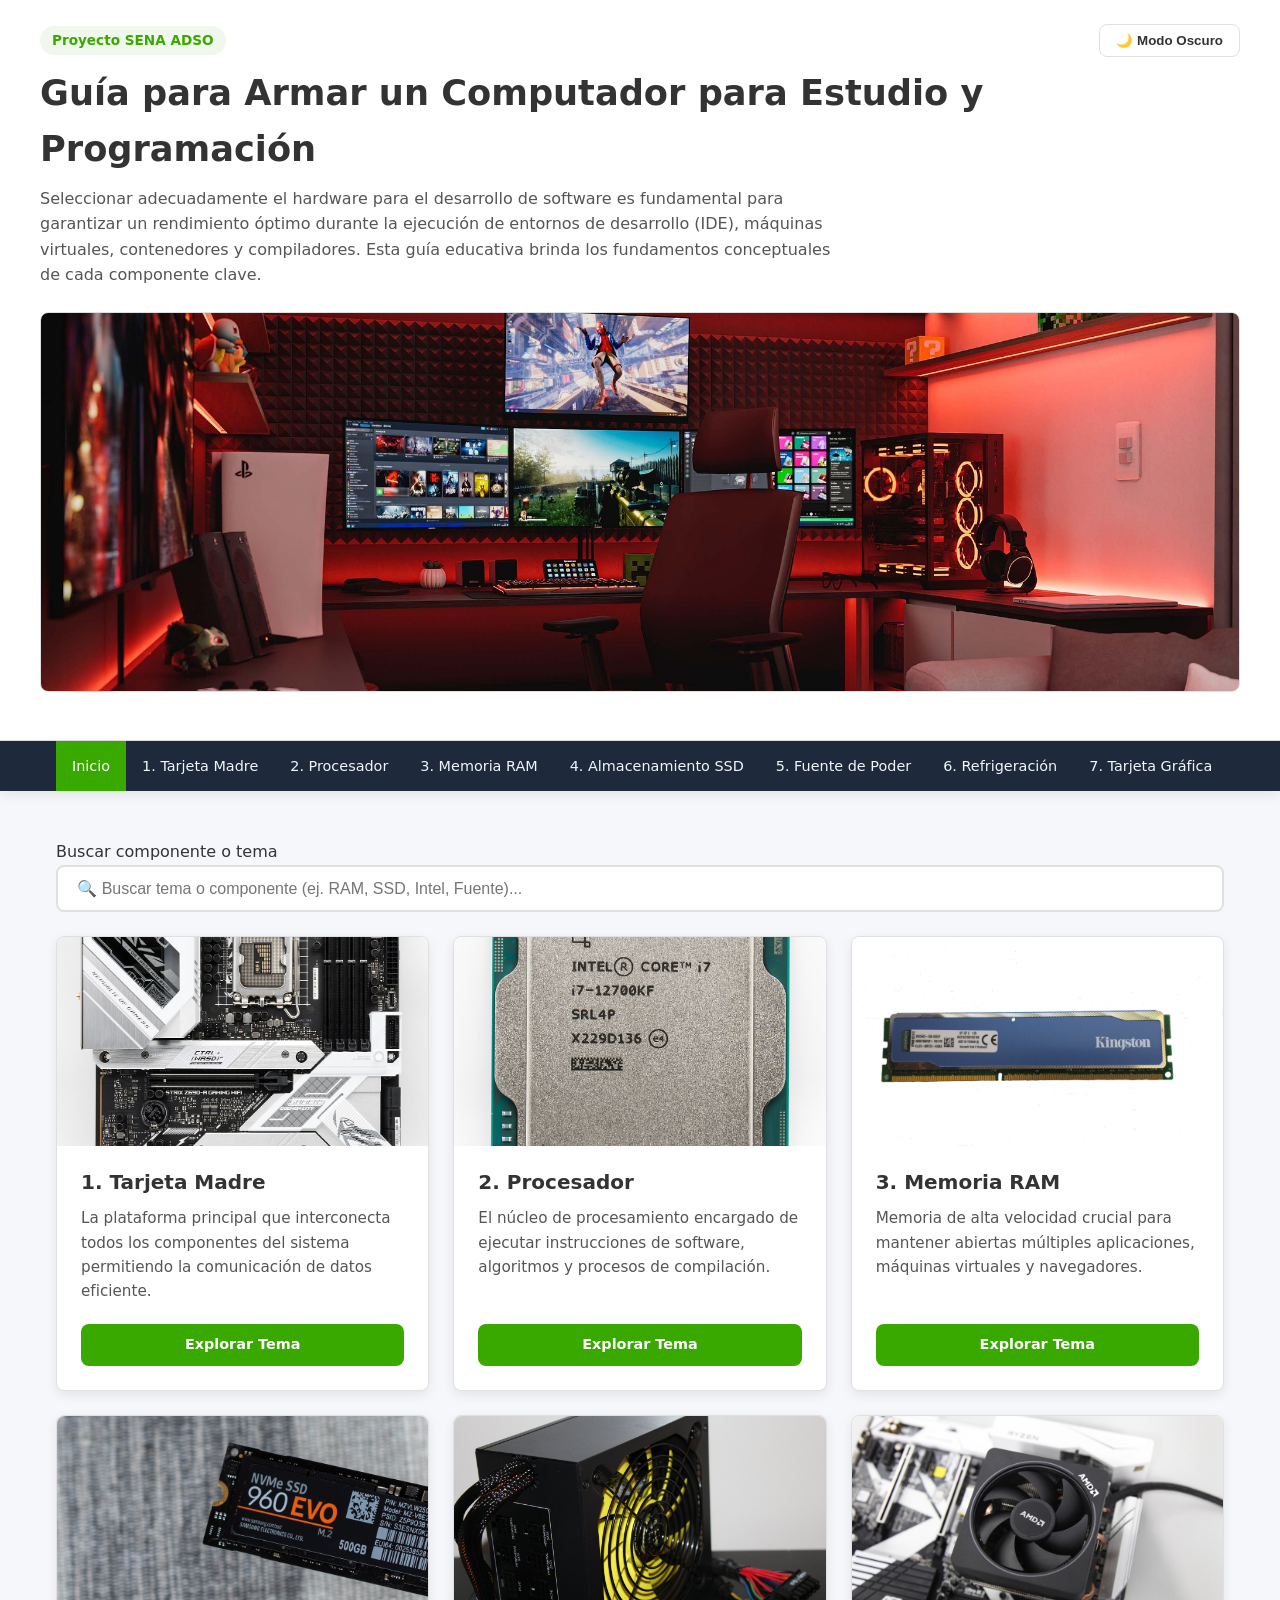
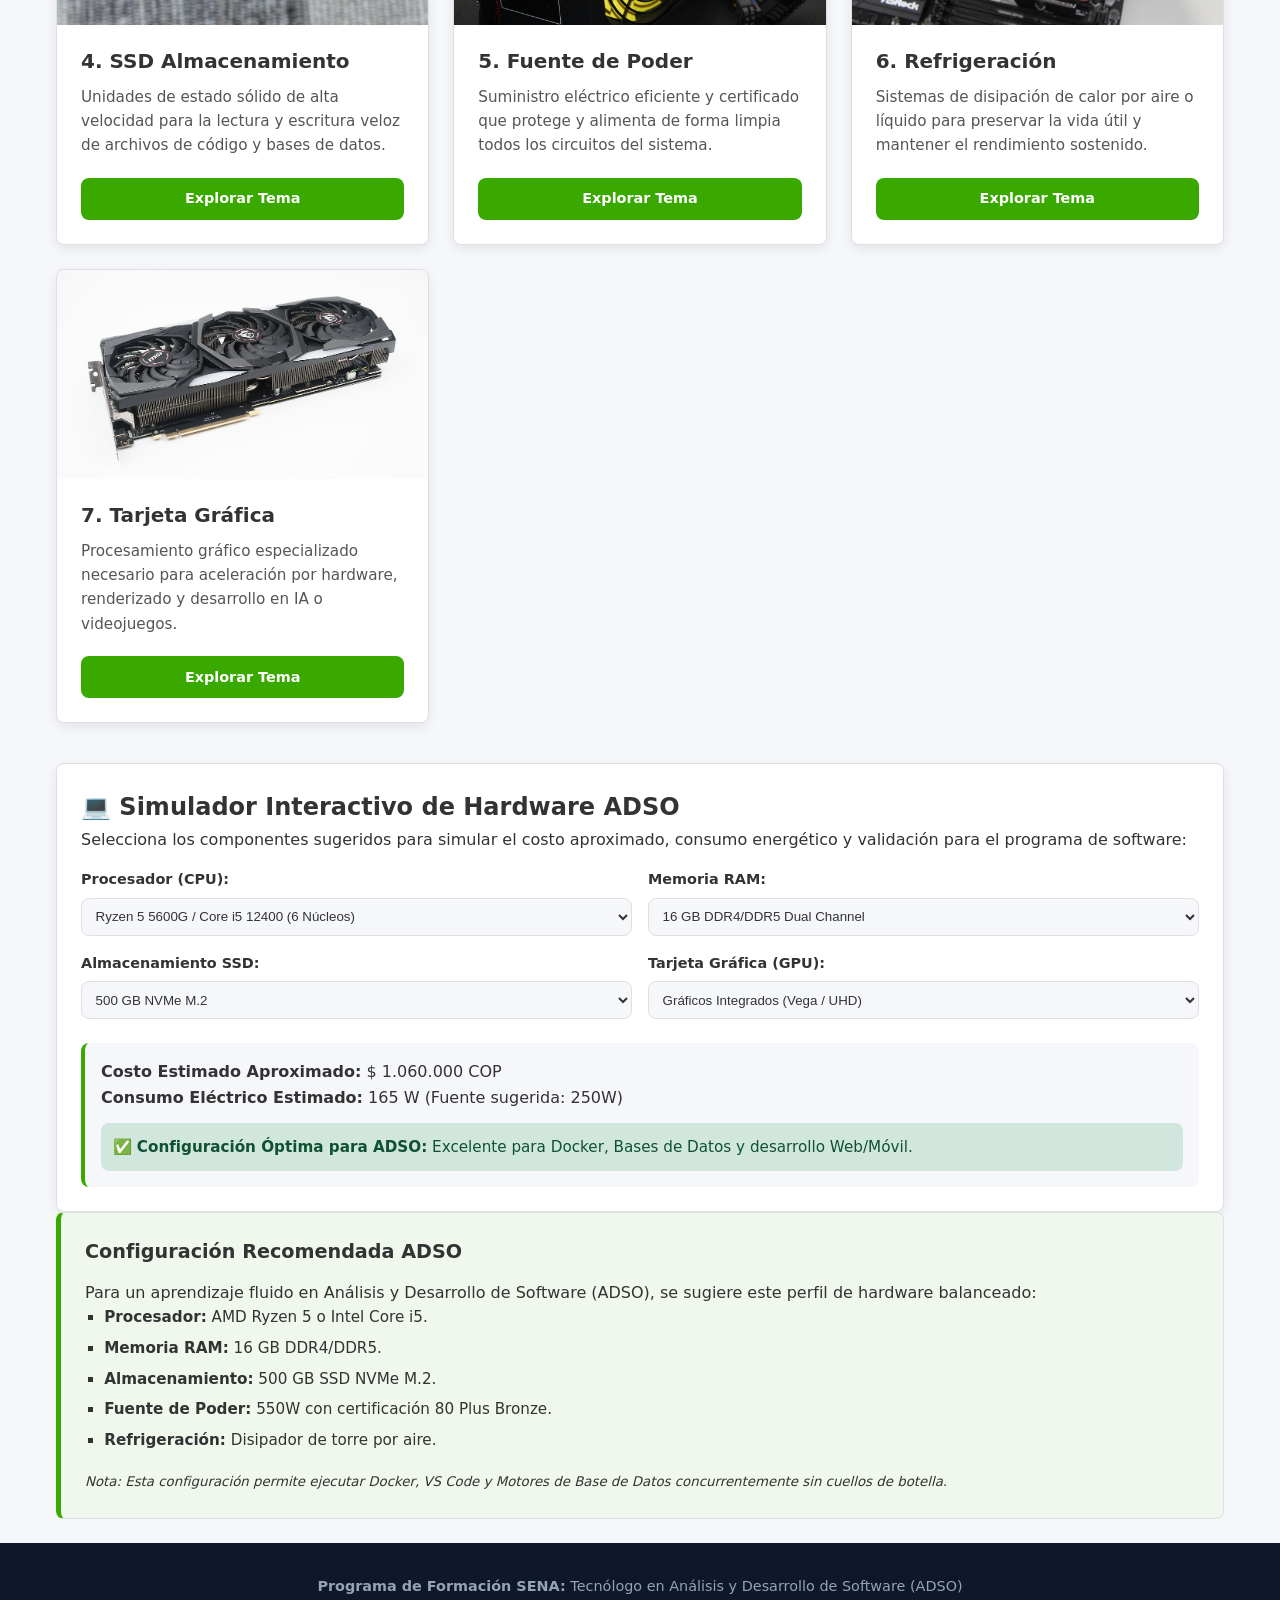
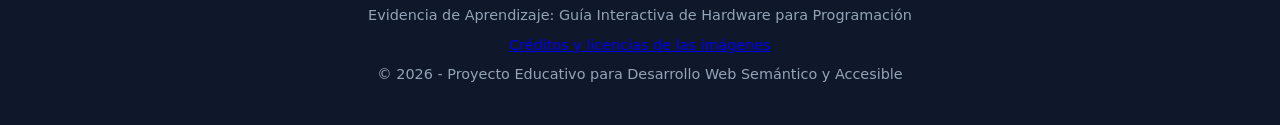
<file: index.html>
<!DOCTYPE html>
<html lang="es">
<head>
  <meta charset="UTF-8">
  <meta name="viewport" content="width=device-width, initial-scale=1.0">
  <meta name="description" content="Guía académica para seleccionar y armar un computador orientado al desarrollo de software y estudio en el programa SENA ADSO.">
  <title>Guía para Armar un Computador | SENA ADSO</title>
  <link rel="stylesheet" href="css/estilos.css">
  <script src="js/main.js" defer></script>
  <script src="js/simulador.js" defer></script>
</head>
<body>

  <div class="barra-progreso" aria-hidden="true"></div>

  <header class="header-principal">
    <div class="contenedor-header">
      <div class="header-acciones">
        <span class="indicador-tema">Proyecto SENA ADSO</span>
        <button id="btn-tema" class="btn-tema" aria-pressed="false" type="button">🌙 Modo Oscuro</button>
      </div>
      <h1>Guía para Armar un Computador para Estudio y Programación</h1>
      <p class="intro-texto">
        Seleccionar adecuadamente el hardware para el desarrollo de software es fundamental para garantizar un rendimiento óptimo durante la ejecución de entornos de desarrollo (IDE), máquinas virtuales, contenedores y compiladores. Esta guía educativa brinda los fundamentos conceptuales de cada componente clave.
      </p>
      <figure class="banner-container">
        <img src="img/banner.jpg" alt="Estación de trabajo moderna para desarrollo de software con código en pantalla y componentes de PC">
      </figure>
    </div>
  </header>

  <nav class="nav-principal" aria-label="Navegación de Temas">
    <ol>
      <li><a href="index.html" aria-current="page">Inicio</a></li>
      <li><a href="pages/tarjeta-madre.html">1. Tarjeta Madre</a></li>
      <li><a href="pages/procesador.html">2. Procesador</a></li>
      <li><a href="pages/memoria-ram.html">3. Memoria RAM</a></li>
      <li><a href="pages/almacenamiento.html">4. Almacenamiento SSD</a></li>
      <li><a href="pages/fuente-poder.html">5. Fuente de Poder</a></li>
      <li><a href="pages/refrigeracion.html">6. Refrigeración</a></li>
      <li><a href="pages/tarjeta-grafica.html">7. Tarjeta Gráfica</a></li>
    </ol>
  </nav>

  <div class="contenedor-layout">
    <main>
      <div class="contenedor-busqueda">
        <label for="input-busqueda" class="visually-hidden">Buscar componente o tema</label>
        <input type="search" id="input-busqueda" class="input-busqueda" placeholder="🔍 Buscar tema o componente (ej. RAM, SSD, Intel, Fuente)..." aria-label="Buscar temas educativos">
      </div>

      <div id="sin-resultados" class="sin-resultados" aria-live="polite">
        <p>No se encontraron temas que coincidan con tu búsqueda.</p>
      </div>

      <section aria-labelledby="titulo-temas">
        <h2 id="titulo-temas" style="display:none;">Módulos del Curso</h2>
        <div class="grid-tarjetas">

          <article class="tarjeta-educativa">
            <img class="imagen-tarjeta" src="img/motherboard.jpg" alt="Tarjeta madre ATX con socket, ranuras de memoria y conectores PCIe" loading="lazy" decoding="async">
            <h2>1. Tarjeta Madre</h2>
            <p>La plataforma principal que interconecta todos los componentes del sistema permitiendo la comunicación de datos eficiente.</p>
            <a href="pages/tarjeta-madre.html" class="btn-explorar">Explorar Tema</a>
          </article>

          <article class="tarjeta-educativa">
            <img class="imagen-tarjeta" src="img/cpu.jpg" alt="Procesador Intel Core i7 de doceava generación" loading="lazy" decoding="async">
            <h2>2. Procesador</h2>
            <p>El núcleo de procesamiento encargado de ejecutar instrucciones de software, algoritmos y procesos de compilación.</p>
            <a href="pages/procesador.html" class="btn-explorar">Explorar Tema</a>
          </article>

          <article class="tarjeta-educativa">
            <img class="imagen-tarjeta" src="img/ram.jpg" alt="Módulo de memoria RAM DDR4 de 16 GB" loading="lazy" decoding="async">
            <h2>3. Memoria RAM</h2>
            <p>Memoria de alta velocidad crucial para mantener abiertas múltiples aplicaciones, máquinas virtuales y navegadores.</p>
            <a href="pages/memoria-ram.html" class="btn-explorar">Explorar Tema</a>
          </article>

          <article class="tarjeta-educativa">
            <img class="imagen-tarjeta" src="img/ssd.jpg" alt="Unidad de almacenamiento M.2 NVMe Samsung de 500 GB" loading="lazy" decoding="async">
            <h2>4. SSD Almacenamiento</h2>
            <p>Unidades de estado sólido de alta velocidad para la lectura y escritura veloz de archivos de código y bases de datos.</p>
            <a href="pages/almacenamiento.html" class="btn-explorar">Explorar Tema</a>
          </article>

          <article class="tarjeta-educativa">
            <img class="imagen-tarjeta" src="img/psu.jpg" alt="Fuente de poder ATX con ventilador y cables de alimentación" loading="lazy" decoding="async">
            <h2>5. Fuente de Poder</h2>
            <p>Suministro eléctrico eficiente y certificado que protege y alimenta de forma limpia todos los circuitos del sistema.</p>
            <a href="pages/fuente-poder.html" class="btn-explorar">Explorar Tema</a>
          </article>

          <article class="tarjeta-educativa">
            <img class="imagen-tarjeta" src="img/cooler.jpg" alt="Disipador de torre con ventilador instalado sobre un procesador" loading="lazy" decoding="async">
            <h2>6. Refrigeración</h2>
            <p>Sistemas de disipación de calor por aire o líquido para preservar la vida útil y mantener el rendimiento sostenido.</p>
            <a href="pages/refrigeracion.html" class="btn-explorar">Explorar Tema</a>
          </article>

          <article class="tarjeta-educativa">
            <img class="imagen-tarjeta" src="img/gpu.jpg" alt="Tarjeta gráfica MSI GeForce RTX 2080 con tres ventiladores" loading="lazy" decoding="async">
            <h2>7. Tarjeta Gráfica</h2>
            <p>Procesamiento gráfico especializado necesario para aceleración por hardware, renderizado y desarrollo en IA o videojuegos.</p>
            <a href="pages/tarjeta-grafica.html" class="btn-explorar">Explorar Tema</a>
          </article>

        </div>
      </section>

      <section class="seccion-simulador">
        <h2>💻 Simulador Interactivo de Hardware ADSO</h2>
        <p>Selecciona los componentes sugeridos para simular el costo aproximado, consumo energético y validación para el programa de software:</p>

        <form id="form-simulador" onsubmit="event.preventDefault();">
          <div class="grid-simulador">
            
            <div class="grupo-campo">
              <label for="select-cpu">Procesador (CPU):</label>
              <select id="select-cpu">
                <option value="4" data-precio="380000" data-watts="65">Core i3 / Ryzen 3 (4 Núcleos)</option>
                <option value="6" data-precio="650000" data-watts="65" selected>Ryzen 5 5600G / Core i5 12400 (6 Núcleos)</option>
                <option value="8" data-precio="1100000" data-watts="105">Ryzen 7 7700X / Core i7 13700 (8 Núcleos)</option>
              </select>
            </div>

            <div class="grupo-campo">
              <label for="select-ram">Memoria RAM:</label>
              <select id="select-ram">
                <option value="8" data-precio="120000">8 GB DDR4</option>
                <option value="16" data-precio="220000" selected>16 GB DDR4/DDR5 Dual Channel</option>
                <option value="32" data-precio="420000">32 GB DDR5 High-Speed</option>
              </select>
            </div>

            <div class="grupo-campo">
              <label for="select-ssd">Almacenamiento SSD:</label>
              <select id="select-ssd">
                <option value="256" data-precio="110000">256 GB SSD SATA</option>
                <option value="500" data-precio="190000" selected>500 GB NVMe M.2</option>
                <option value="1000" data-precio="320000">1 TB NVMe PCIe 4.0</option>
              </select>
            </div>

            <div class="grupo-campo">
              <label for="select-gpu">Tarjeta Gráfica (GPU):</label>
              <select id="select-gpu">
                <option value="0" data-precio="0" data-watts="0" selected>Gráficos Integrados (Vega / UHD)</option>
                <option value="1" data-precio="1200000" data-watts="110">NVIDIA RTX 3050 (8 GB VRAM)</option>
                <option value="2" data-precio="1800000" data-watts="160">NVIDIA RTX 4060 (8 GB VRAM)</option>
              </select>
            </div>

          </div>
        </form>

        <div class="panel-resultados" aria-live="polite">
          <p><strong>Costo Estimado Aproximado:</strong> <span id="res-precio">$ 0 COP</span></p>
          <p><strong>Consumo Eléctrico Estimado:</strong> <span id="res-watts">0 W</span></p>
          <div id="res-estado-adso" class="estado-adso"></div>
        </div>
      </section>
    </main>

    <aside class="sidebar-info" aria-labelledby="titulo-aside">
      <h2 id="titulo-aside">Configuración Recomendada ADSO</h2>
      <p>Para un aprendizaje fluido en Análisis y Desarrollo de Software (ADSO), se sugiere este perfil de hardware balanceado:</p>
      <ul>
        <li><strong>Procesador:</strong> AMD Ryzen 5 o Intel Core i5.</li>
        <li><strong>Memoria RAM:</strong> 16 GB DDR4/DDR5.</li>
        <li><strong>Almacenamiento:</strong> 500 GB SSD NVMe M.2.</li>
        <li><strong>Fuente de Poder:</strong> 550W con certificación 80 Plus Bronze.</li>
        <li><strong>Refrigeración:</strong> Disipador de torre por aire.</li>
      </ul>
      <p><small><em>Nota: Esta configuración permite ejecutar Docker, VS Code y Motores de Base de Datos concurrentemente sin cuellos de botella.</em></small></p>
    </aside>
  </div>

  <footer class="footer-principal">
    <div class="footer-contenido">
      <p><strong>Programa de Formación SENA:</strong> Tecnólogo en Análisis y Desarrollo de Software (ADSO)</p>
      <p>Evidencia de Aprendizaje: Guía Interactiva de Hardware para Programación</p>
      <p><a href="img/creditos-imagenes.txt">Créditos y licencias de las imágenes</a></p>
      <p>&copy; 2026 - Proyecto Educativo para Desarrollo Web Semántico y Accesible</p>
    </div>
  </footer>

</body>
</html>
</file>
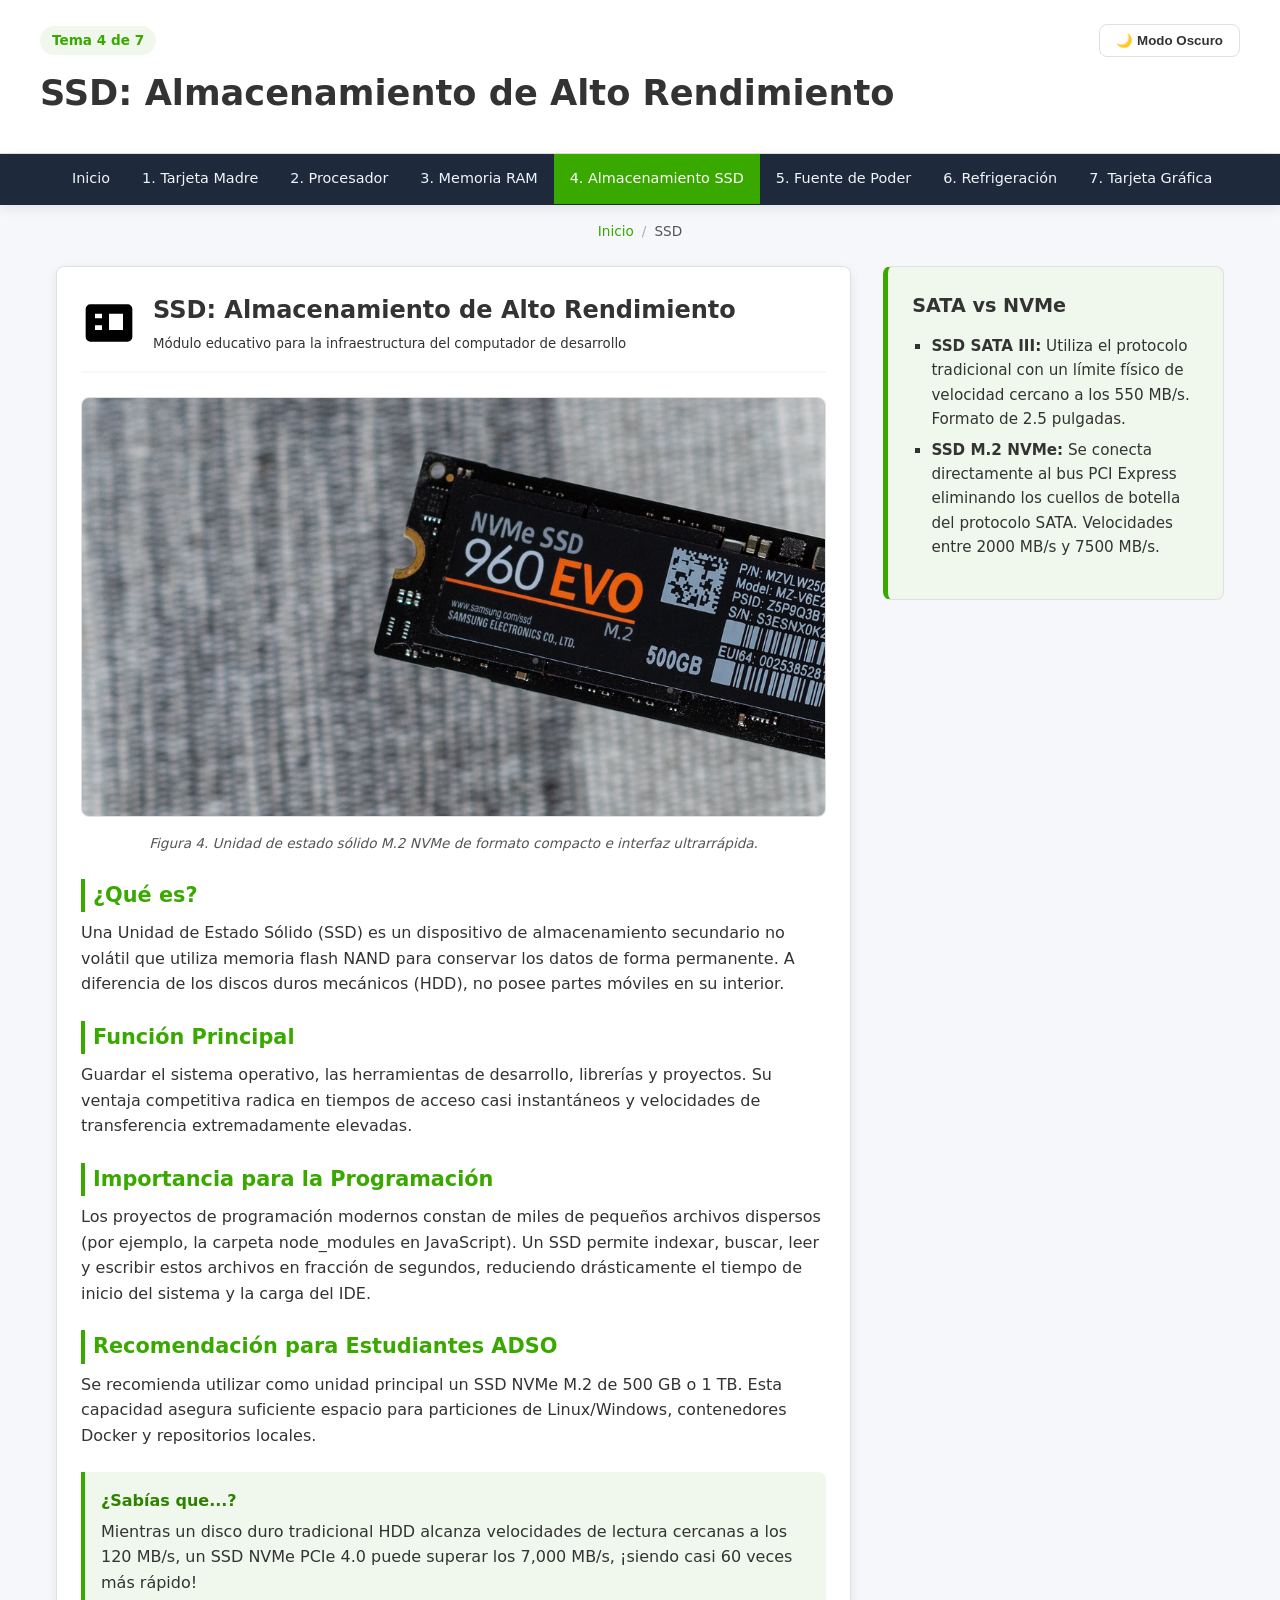
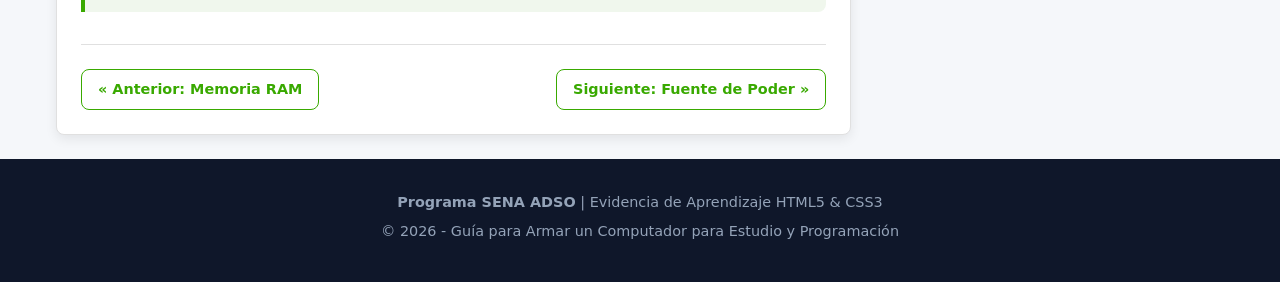
<file: pages/almacenamiento.html>
<!DOCTYPE html>
<html lang="es">
<head>
  <meta charset="UTF-8">
  <meta name="viewport" content="width=device-width, initial-scale=1.0">
  <meta name="description" content="Guía académica sobre SSD: Almacenamiento de Alto Rendimiento para estudio de hardware en el programa SENA ADSO.">
  <title>SSD: Almacenamiento de Alto Rendimiento | Guía de Hardware ADSO</title>
  <link rel="stylesheet" href="../css/estilos.css">
  <script src="../js/main.js" defer></script>
</head>
<body>

  <div class="barra-progreso" aria-hidden="true"></div>

  <header class="header-principal">
    <div class="contenedor-header">
      <div class="header-acciones">
        <span class="indicador-tema">Tema 4 de 7</span>
        <button id="btn-tema" class="btn-tema" aria-pressed="false" type="button">🌙 Modo Oscuro</button>
      </div>
      <h1>SSD: Almacenamiento de Alto Rendimiento</h1>
    </div>
  </header>

  <nav class="nav-principal" aria-label="Navegación de Temas">
    <ol>
      <li><a href="../index.html">Inicio</a></li>
      <li><a href="tarjeta-madre.html" >1. Tarjeta Madre</a></li>
      <li><a href="procesador.html" >2. Procesador</a></li>
      <li><a href="memoria-ram.html" >3. Memoria RAM</a></li>
      <li><a href="almacenamiento.html" aria-current='page'>4. Almacenamiento SSD</a></li>
      <li><a href="fuente-poder.html" >5. Fuente de Poder</a></li>
      <li><a href="refrigeracion.html" >6. Refrigeración</a></li>
      <li><a href="tarjeta-grafica.html" >7. Tarjeta Gráfica</a></li>
    </ol>
  </nav>

  <div class="breadcrumb-container">
    <ul class="breadcrumb">
      <li><a href="../index.html">Inicio</a></li>
      <li aria-current="page">SSD</li>
    </ul>
  </div>

  <div class="contenedor-layout">
    <div class="layout-articulo">
      <main>
        <article class="articulo-principal">
          <header class="articulo-encabezado">
            <svg class="icono-svg-contenedor" role="img" aria-labelledby="t-svg-4 desc-svg-4" viewBox="0 0 24 24">
              <title id="t-svg-4">SSD: Almacenamiento de Alto Rendimiento</title>
              <desc id="desc-svg-4">Icono semántico representando SSD: Almacenamiento de Alto Rendimiento</desc>
              <path d="M4 4h16a2 2 0 0 1 2 2v12a2 2 0 0 1-2 2H4a2 2 0 0 1-2-2V6a2 2 0 0 1 2-2zm2 4v2h3V8H6zm0 5v2h3v-2H6zm12-5h-6v7h6V8z"/>
            </svg>
            <div>
              <h2>SSD: Almacenamiento de Alto Rendimiento</h2>
              <p><small>Módulo educativo para la infraestructura del computador de desarrollo</small></p>
            </div>
          </header>

          <figure>
            <img src="../img/ssd.jpg" alt="Unidad de estado sólido M.2 NVMe de formato compacto e interfaz ultrarrápida.">
            <figcaption>Figura 4. Unidad de estado sólido M.2 NVMe de formato compacto e interfaz ultrarrápida.</figcaption>
          </figure>

          <section class="seccion-contenido">
            <h2>¿Qué es?</h2>
            <p>Una Unidad de Estado Sólido (SSD) es un dispositivo de almacenamiento secundario no volátil que utiliza memoria flash NAND para conservar los datos de forma permanente. A diferencia de los discos duros mecánicos (HDD), no posee partes móviles en su interior.</p>
          </section>

          <section class="seccion-contenido">
            <h2>Función Principal</h2>
            <p>Guardar el sistema operativo, las herramientas de desarrollo, librerías y proyectos. Su ventaja competitiva radica en tiempos de acceso casi instantáneos y velocidades de transferencia extremadamente elevadas.</p>
          </section>

          <section class="seccion-contenido">
            <h2>Importancia para la Programación</h2>
            <p>Los proyectos de programación modernos constan de miles de pequeños archivos dispersos (por ejemplo, la carpeta node_modules en JavaScript). Un SSD permite indexar, buscar, leer y escribir estos archivos en fracción de segundos, reduciendo drásticamente el tiempo de inicio del sistema y la carga del IDE.</p>
          </section>

          <section class="seccion-contenido">
            <h2>Recomendación para Estudiantes ADSO</h2>
            <p>Se recomienda utilizar como unidad principal un SSD NVMe M.2 de 500 GB o 1 TB. Esta capacidad asegura suficiente espacio para particiones de Linux/Windows, contenedores Docker y repositorios locales.</p>
          </section>

          <div class="caja-curiosidad">
            <h3>¿Sabías que...?</h3>
            <p>Mientras un disco duro tradicional HDD alcanza velocidades de lectura cercanas a los 120 MB/s, un SSD NVMe PCIe 4.0 puede superar los 7,000 MB/s, ¡siendo casi 60 veces más rápido!</p>
          </div>

          <nav class="paginacion-articulo" aria-label="Navegación entre artículos">
            <a href="memoria-ram.html" class="btn-nav-pag">&laquo; Anterior: Memoria RAM</a>
            <a href="fuente-poder.html" class="btn-nav-pag">Siguiente: Fuente de Poder &raquo;</a>
          </nav>
        </article>
      </main>

      <aside class="sidebar-info" aria-labelledby="aside-t4">
        <h3 id="aside-t4">SATA vs NVMe</h3>
        <ul>
          <li><strong>SSD SATA III:</strong> Utiliza el protocolo tradicional con un límite físico de velocidad cercano a los 550 MB/s. Formato de 2.5 pulgadas.</li><li><strong>SSD M.2 NVMe:</strong> Se conecta directamente al bus PCI Express eliminando los cuellos de botella del protocolo SATA. Velocidades entre 2000 MB/s y 7500 MB/s.</li>
        </ul>
      </aside>
    </div>
  </div>

  <footer class="footer-principal">
    <div class="footer-contenido">
      <p><strong>Programa SENA ADSO</strong> | Evidencia de Aprendizaje HTML5 &amp; CSS3</p>
      <p>&copy; 2026 - Guía para Armar un Computador para Estudio y Programación</p>
    </div>
  </footer>

</body>
</html>
</file>
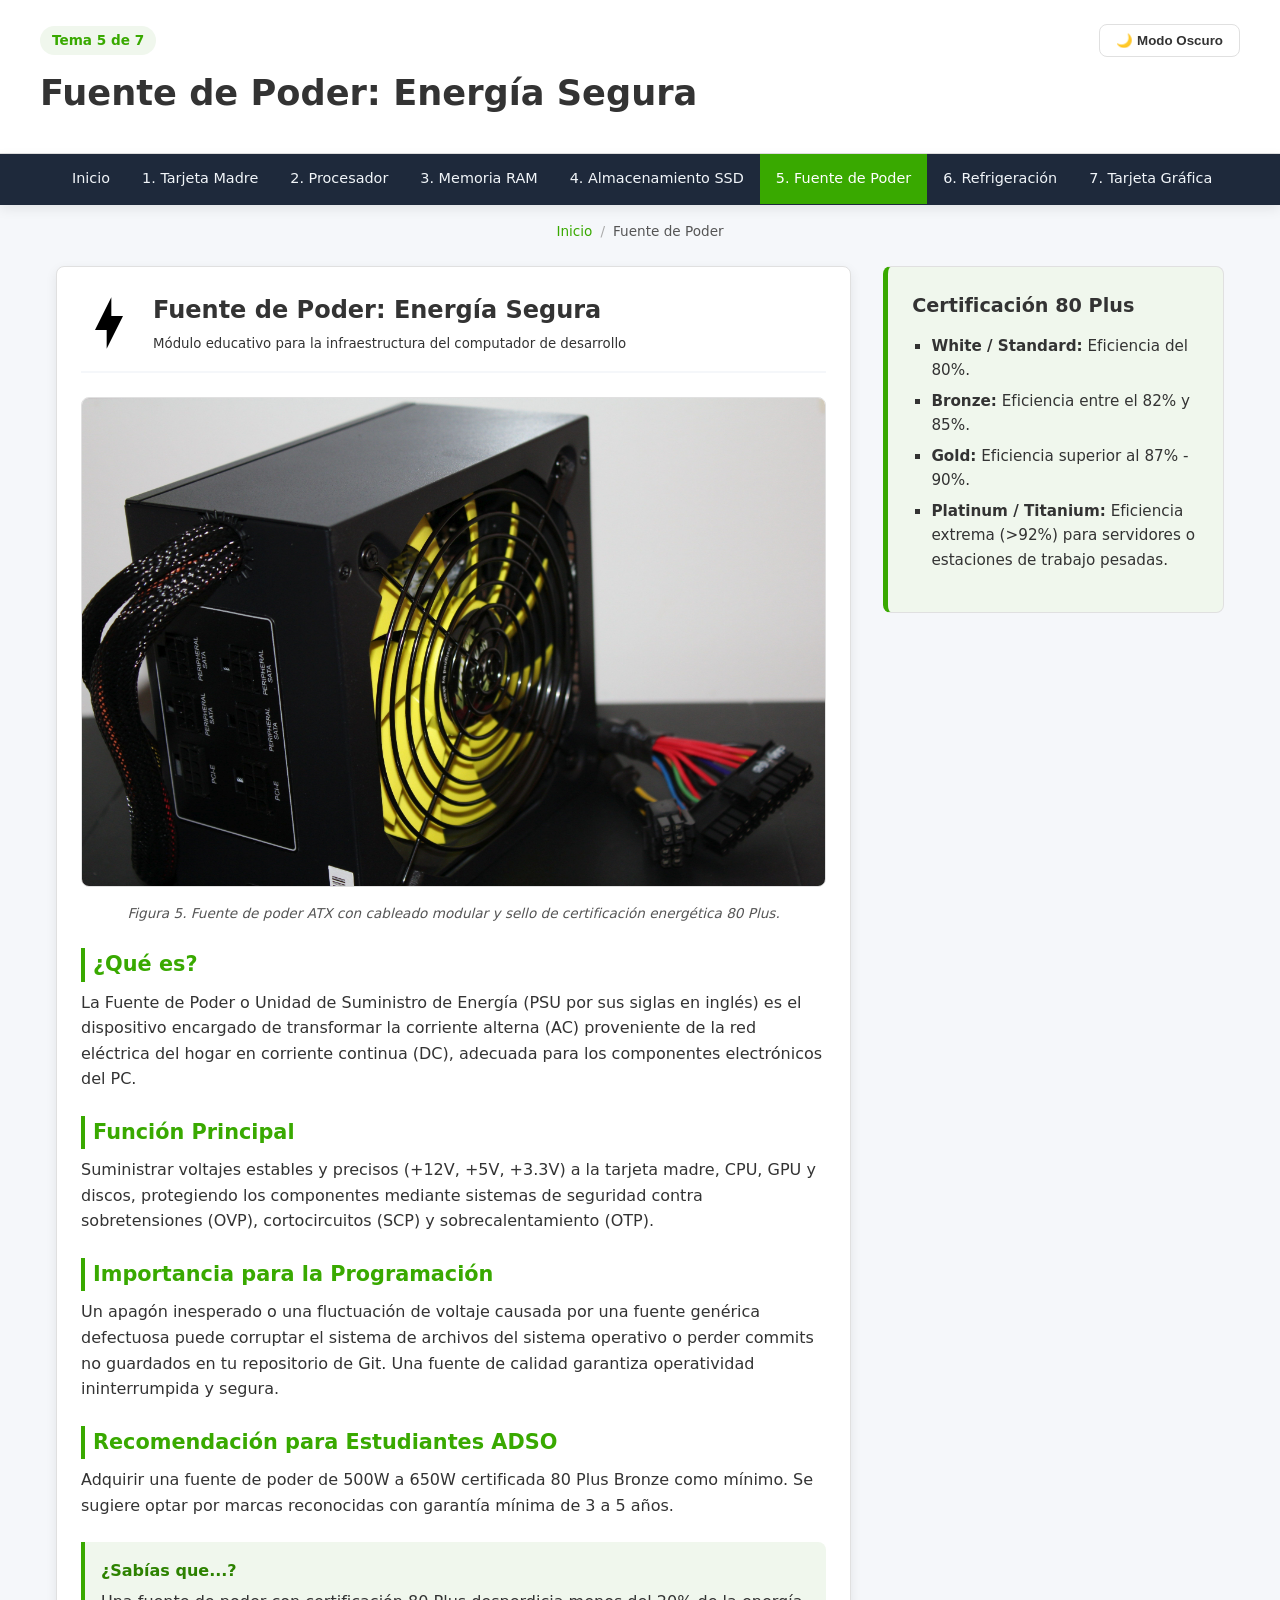
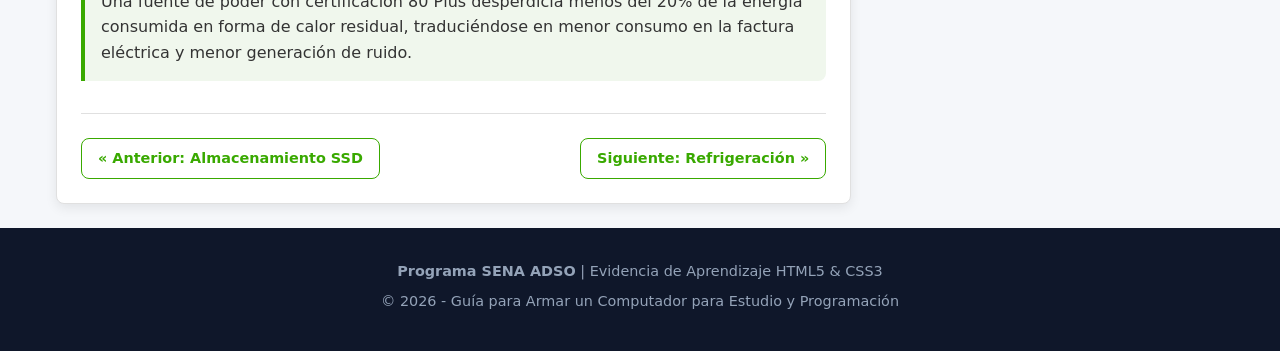
<file: pages/fuente-poder.html>
<!DOCTYPE html>
<html lang="es">
<head>
  <meta charset="UTF-8">
  <meta name="viewport" content="width=device-width, initial-scale=1.0">
  <meta name="description" content="Guía académica sobre Fuente de Poder: Energía Segura para estudio de hardware en el programa SENA ADSO.">
  <title>Fuente de Poder: Energía Segura | Guía de Hardware ADSO</title>
  <link rel="stylesheet" href="../css/estilos.css">
  <script src="../js/main.js" defer></script>
</head>
<body>

  <div class="barra-progreso" aria-hidden="true"></div>

  <header class="header-principal">
    <div class="contenedor-header">
      <div class="header-acciones">
        <span class="indicador-tema">Tema 5 de 7</span>
        <button id="btn-tema" class="btn-tema" aria-pressed="false" type="button">🌙 Modo Oscuro</button>
      </div>
      <h1>Fuente de Poder: Energía Segura</h1>
    </div>
  </header>

  <nav class="nav-principal" aria-label="Navegación de Temas">
    <ol>
      <li><a href="../index.html">Inicio</a></li>
      <li><a href="tarjeta-madre.html" >1. Tarjeta Madre</a></li>
      <li><a href="procesador.html" >2. Procesador</a></li>
      <li><a href="memoria-ram.html" >3. Memoria RAM</a></li>
      <li><a href="almacenamiento.html" >4. Almacenamiento SSD</a></li>
      <li><a href="fuente-poder.html" aria-current='page'>5. Fuente de Poder</a></li>
      <li><a href="refrigeracion.html" >6. Refrigeración</a></li>
      <li><a href="tarjeta-grafica.html" >7. Tarjeta Gráfica</a></li>
    </ol>
  </nav>

  <div class="breadcrumb-container">
    <ul class="breadcrumb">
      <li><a href="../index.html">Inicio</a></li>
      <li aria-current="page">Fuente de Poder</li>
    </ul>
  </div>

  <div class="contenedor-layout">
    <div class="layout-articulo">
      <main>
        <article class="articulo-principal">
          <header class="articulo-encabezado">
            <svg class="icono-svg-contenedor" role="img" aria-labelledby="t-svg-5 desc-svg-5" viewBox="0 0 24 24">
              <title id="t-svg-5">Fuente de Poder: Energía Segura</title>
              <desc id="desc-svg-5">Icono semántico representando Fuente de Poder: Energía Segura</desc>
              <path d="M11 15H6l7-14v8h5l-7 14v-8z"/>
            </svg>
            <div>
              <h2>Fuente de Poder: Energía Segura</h2>
              <p><small>Módulo educativo para la infraestructura del computador de desarrollo</small></p>
            </div>
          </header>

          <figure>
            <img src="../img/psu.jpg" alt="Fuente de poder ATX con cableado modular y sello de certificación energética 80 Plus.">
            <figcaption>Figura 5. Fuente de poder ATX con cableado modular y sello de certificación energética 80 Plus.</figcaption>
          </figure>

          <section class="seccion-contenido">
            <h2>¿Qué es?</h2>
            <p>La Fuente de Poder o Unidad de Suministro de Energía (PSU por sus siglas en inglés) es el dispositivo encargado de transformar la corriente alterna (AC) proveniente de la red eléctrica del hogar en corriente continua (DC), adecuada para los componentes electrónicos del PC.</p>
          </section>

          <section class="seccion-contenido">
            <h2>Función Principal</h2>
            <p>Suministrar voltajes estables y precisos (+12V, +5V, +3.3V) a la tarjeta madre, CPU, GPU y discos, protegiendo los componentes mediante sistemas de seguridad contra sobretensiones (OVP), cortocircuitos (SCP) y sobrecalentamiento (OTP).</p>
          </section>

          <section class="seccion-contenido">
            <h2>Importancia para la Programación</h2>
            <p>Un apagón inesperado o una fluctuación de voltaje causada por una fuente genérica defectuosa puede corruptar el sistema de archivos del sistema operativo o perder commits no guardados en tu repositorio de Git. Una fuente de calidad garantiza operatividad ininterrumpida y segura.</p>
          </section>

          <section class="seccion-contenido">
            <h2>Recomendación para Estudiantes ADSO</h2>
            <p>Adquirir una fuente de poder de 500W a 650W certificada 80 Plus Bronze como mínimo. Se sugiere optar por marcas reconocidas con garantía mínima de 3 a 5 años.</p>
          </section>

          <div class="caja-curiosidad">
            <h3>¿Sabías que...?</h3>
            <p>Una fuente de poder con certificación 80 Plus desperdicia menos del 20% de la energía consumida en forma de calor residual, traduciéndose en menor consumo en la factura eléctrica y menor generación de ruido.</p>
          </div>

          <nav class="paginacion-articulo" aria-label="Navegación entre artículos">
            <a href="almacenamiento.html" class="btn-nav-pag">&laquo; Anterior: Almacenamiento SSD</a>
            <a href="refrigeracion.html" class="btn-nav-pag">Siguiente: Refrigeración &raquo;</a>
          </nav>
        </article>
      </main>

      <aside class="sidebar-info" aria-labelledby="aside-t5">
        <h3 id="aside-t5">Certificación 80 Plus</h3>
        <ul>
          <li><strong>White / Standard:</strong> Eficiencia del 80%.</li><li><strong>Bronze:</strong> Eficiencia entre el 82% y 85%.</li><li><strong>Gold:</strong> Eficiencia superior al 87% - 90%.</li><li><strong>Platinum / Titanium:</strong> Eficiencia extrema (>92%) para servidores o estaciones de trabajo pesadas.</li>
        </ul>
      </aside>
    </div>
  </div>

  <footer class="footer-principal">
    <div class="footer-contenido">
      <p><strong>Programa SENA ADSO</strong> | Evidencia de Aprendizaje HTML5 &amp; CSS3</p>
      <p>&copy; 2026 - Guía para Armar un Computador para Estudio y Programación</p>
    </div>
  </footer>

</body>
</html>
</file>
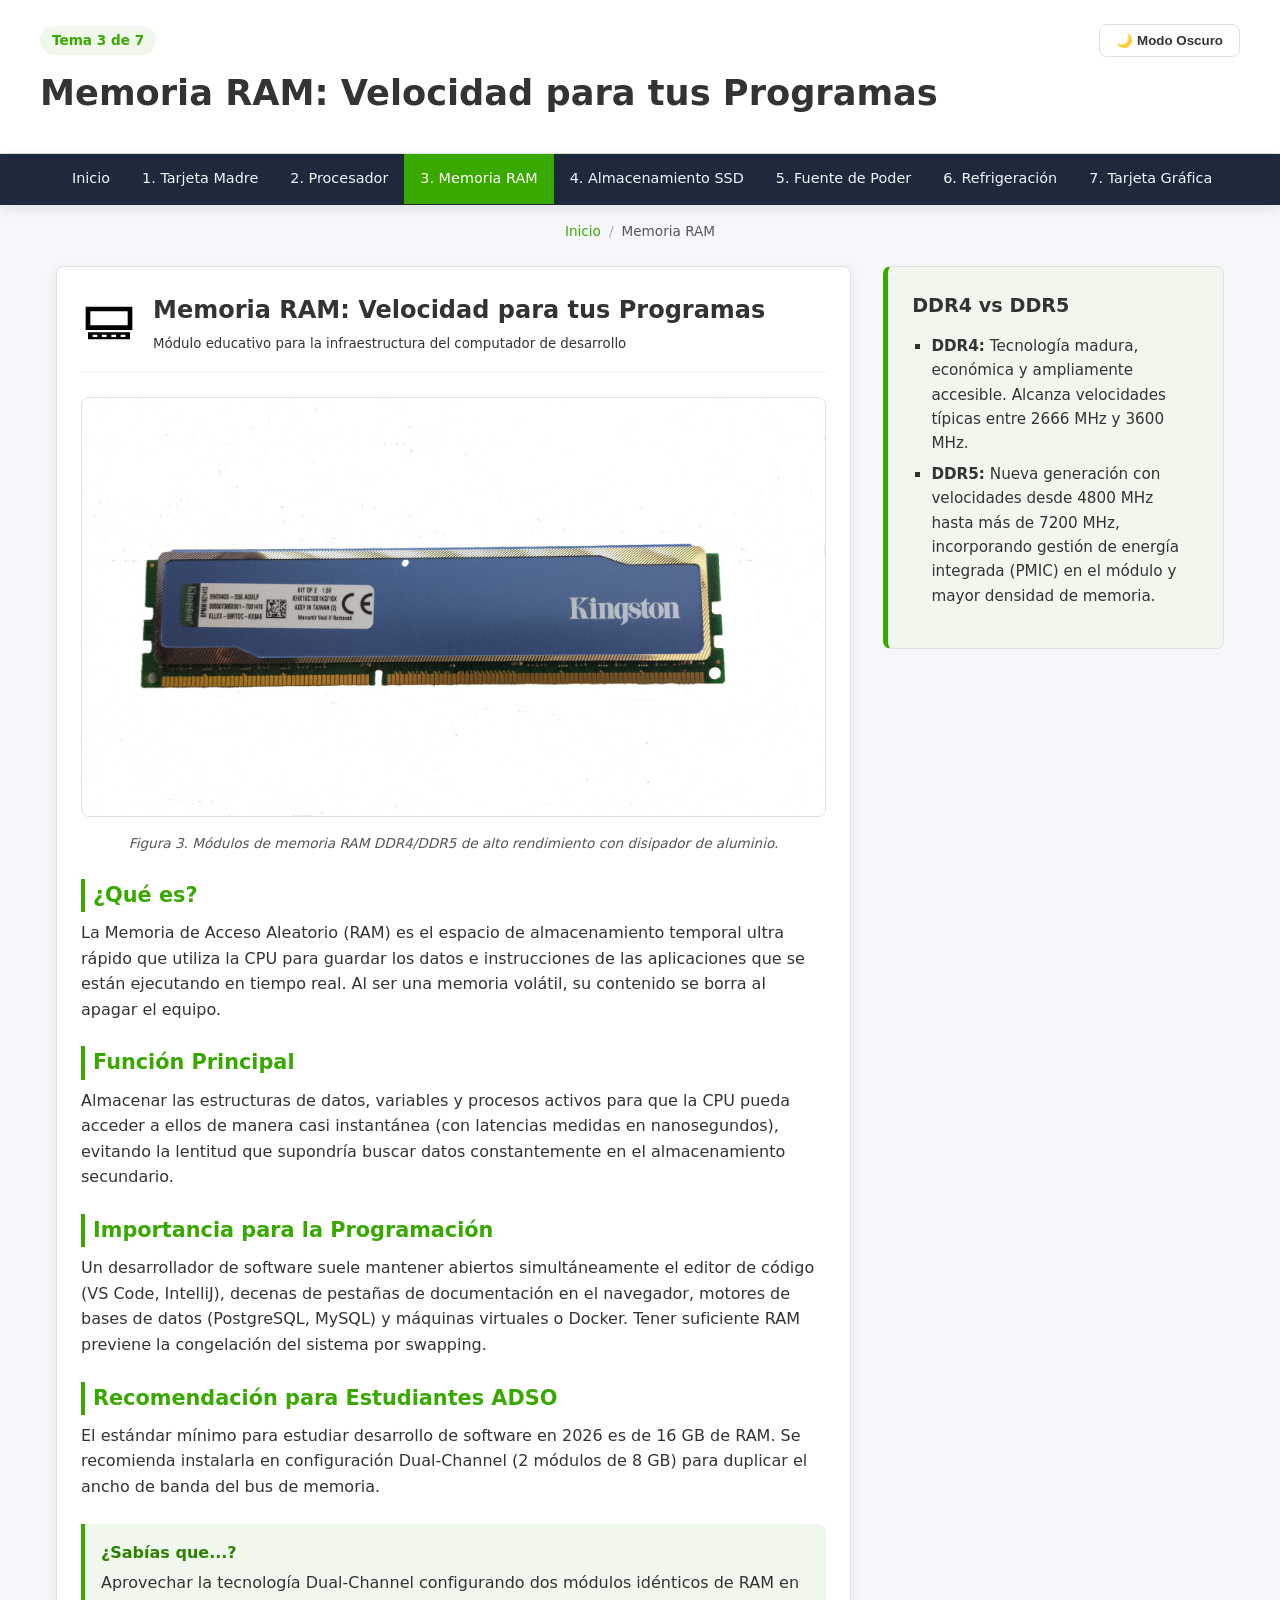
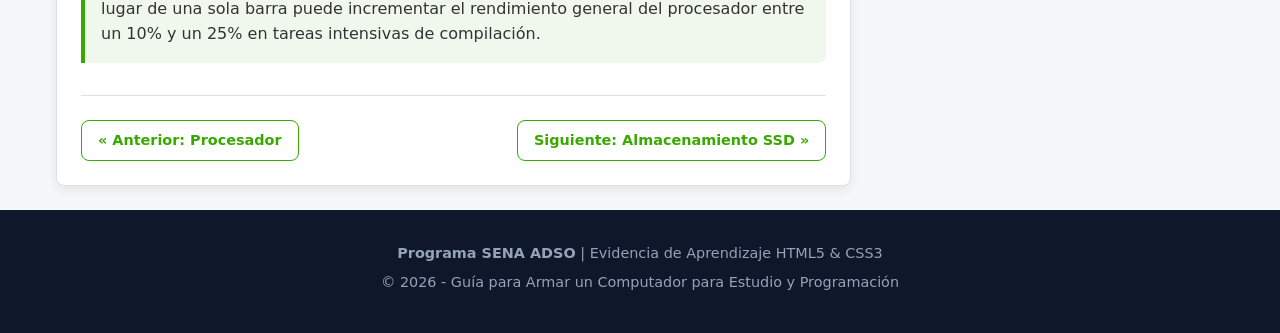
<file: pages/memoria-ram.html>
<!DOCTYPE html>
<html lang="es">
<head>
  <meta charset="UTF-8">
  <meta name="viewport" content="width=device-width, initial-scale=1.0">
  <meta name="description" content="Guía académica sobre Memoria RAM: Velocidad para tus Programas para estudio de hardware en el programa SENA ADSO.">
  <title>Memoria RAM: Velocidad para tus Programas | Guía de Hardware ADSO</title>
  <link rel="stylesheet" href="../css/estilos.css">
  <script src="../js/main.js" defer></script>
</head>
<body>

  <div class="barra-progreso" aria-hidden="true"></div>

  <header class="header-principal">
    <div class="contenedor-header">
      <div class="header-acciones">
        <span class="indicador-tema">Tema 3 de 7</span>
        <button id="btn-tema" class="btn-tema" aria-pressed="false" type="button">🌙 Modo Oscuro</button>
      </div>
      <h1>Memoria RAM: Velocidad para tus Programas</h1>
    </div>
  </header>

  <nav class="nav-principal" aria-label="Navegación de Temas">
    <ol>
      <li><a href="../index.html">Inicio</a></li>
      <li><a href="tarjeta-madre.html" >1. Tarjeta Madre</a></li>
      <li><a href="procesador.html" >2. Procesador</a></li>
      <li><a href="memoria-ram.html" aria-current='page'>3. Memoria RAM</a></li>
      <li><a href="almacenamiento.html" >4. Almacenamiento SSD</a></li>
      <li><a href="fuente-poder.html" >5. Fuente de Poder</a></li>
      <li><a href="refrigeracion.html" >6. Refrigeración</a></li>
      <li><a href="tarjeta-grafica.html" >7. Tarjeta Gráfica</a></li>
    </ol>
  </nav>

  <div class="breadcrumb-container">
    <ul class="breadcrumb">
      <li><a href="../index.html">Inicio</a></li>
      <li aria-current="page">Memoria RAM</li>
    </ul>
  </div>

  <div class="contenedor-layout">
    <div class="layout-articulo">
      <main>
        <article class="articulo-principal">
          <header class="articulo-encabezado">
            <svg class="icono-svg-contenedor" role="img" aria-labelledby="t-svg-3 desc-svg-3" viewBox="0 0 24 24">
              <title id="t-svg-3">Memoria RAM: Velocidad para tus Programas</title>
              <desc id="desc-svg-3">Icono semántico representando Memoria RAM: Velocidad para tus Programas</desc>
              <path d="M2 5h20v10H2V5zm2 2v6h16V7H4zm-1 9h18v3H3v-3zm2 1v1h2v-1H5zm4 0v1h2v-1H9zm4 0v1h2v-1h-2zm4 0v1h2v-1h-2z"/>
            </svg>
            <div>
              <h2>Memoria RAM: Velocidad para tus Programas</h2>
              <p><small>Módulo educativo para la infraestructura del computador de desarrollo</small></p>
            </div>
          </header>

          <figure>
            <img src="../img/ram.jpg" alt="Módulos de memoria RAM DDR4/DDR5 de alto rendimiento con disipador de aluminio.">
            <figcaption>Figura 3. Módulos de memoria RAM DDR4/DDR5 de alto rendimiento con disipador de aluminio.</figcaption>
          </figure>

          <section class="seccion-contenido">
            <h2>¿Qué es?</h2>
            <p>La Memoria de Acceso Aleatorio (RAM) es el espacio de almacenamiento temporal ultra rápido que utiliza la CPU para guardar los datos e instrucciones de las aplicaciones que se están ejecutando en tiempo real. Al ser una memoria volátil, su contenido se borra al apagar el equipo.</p>
          </section>

          <section class="seccion-contenido">
            <h2>Función Principal</h2>
            <p>Almacenar las estructuras de datos, variables y procesos activos para que la CPU pueda acceder a ellos de manera casi instantánea (con latencias medidas en nanosegundos), evitando la lentitud que supondría buscar datos constantemente en el almacenamiento secundario.</p>
          </section>

          <section class="seccion-contenido">
            <h2>Importancia para la Programación</h2>
            <p>Un desarrollador de software suele mantener abiertos simultáneamente el editor de código (VS Code, IntelliJ), decenas de pestañas de documentación en el navegador, motores de bases de datos (PostgreSQL, MySQL) y máquinas virtuales o Docker. Tener suficiente RAM previene la congelación del sistema por swapping.</p>
          </section>

          <section class="seccion-contenido">
            <h2>Recomendación para Estudiantes ADSO</h2>
            <p>El estándar mínimo para estudiar desarrollo de software en 2026 es de 16 GB de RAM. Se recomienda instalarla en configuración Dual-Channel (2 módulos de 8 GB) para duplicar el ancho de banda del bus de memoria.</p>
          </section>

          <div class="caja-curiosidad">
            <h3>¿Sabías que...?</h3>
            <p>Aprovechar la tecnología Dual-Channel configurando dos módulos idénticos de RAM en lugar de una sola barra puede incrementar el rendimiento general del procesador entre un 10% y un 25% en tareas intensivas de compilación.</p>
          </div>

          <nav class="paginacion-articulo" aria-label="Navegación entre artículos">
            <a href="procesador.html" class="btn-nav-pag">&laquo; Anterior: Procesador</a>
            <a href="almacenamiento.html" class="btn-nav-pag">Siguiente: Almacenamiento SSD &raquo;</a>
          </nav>
        </article>
      </main>

      <aside class="sidebar-info" aria-labelledby="aside-t3">
        <h3 id="aside-t3">DDR4 vs DDR5</h3>
        <ul>
          <li><strong>DDR4:</strong> Tecnología madura, económica y ampliamente accesible. Alcanza velocidades típicas entre 2666 MHz y 3600 MHz.</li><li><strong>DDR5:</strong> Nueva generación con velocidades desde 4800 MHz hasta más de 7200 MHz, incorporando gestión de energía integrada (PMIC) en el módulo y mayor densidad de memoria.</li>
        </ul>
      </aside>
    </div>
  </div>

  <footer class="footer-principal">
    <div class="footer-contenido">
      <p><strong>Programa SENA ADSO</strong> | Evidencia de Aprendizaje HTML5 &amp; CSS3</p>
      <p>&copy; 2026 - Guía para Armar un Computador para Estudio y Programación</p>
    </div>
  </footer>

</body>
</html>
</file>
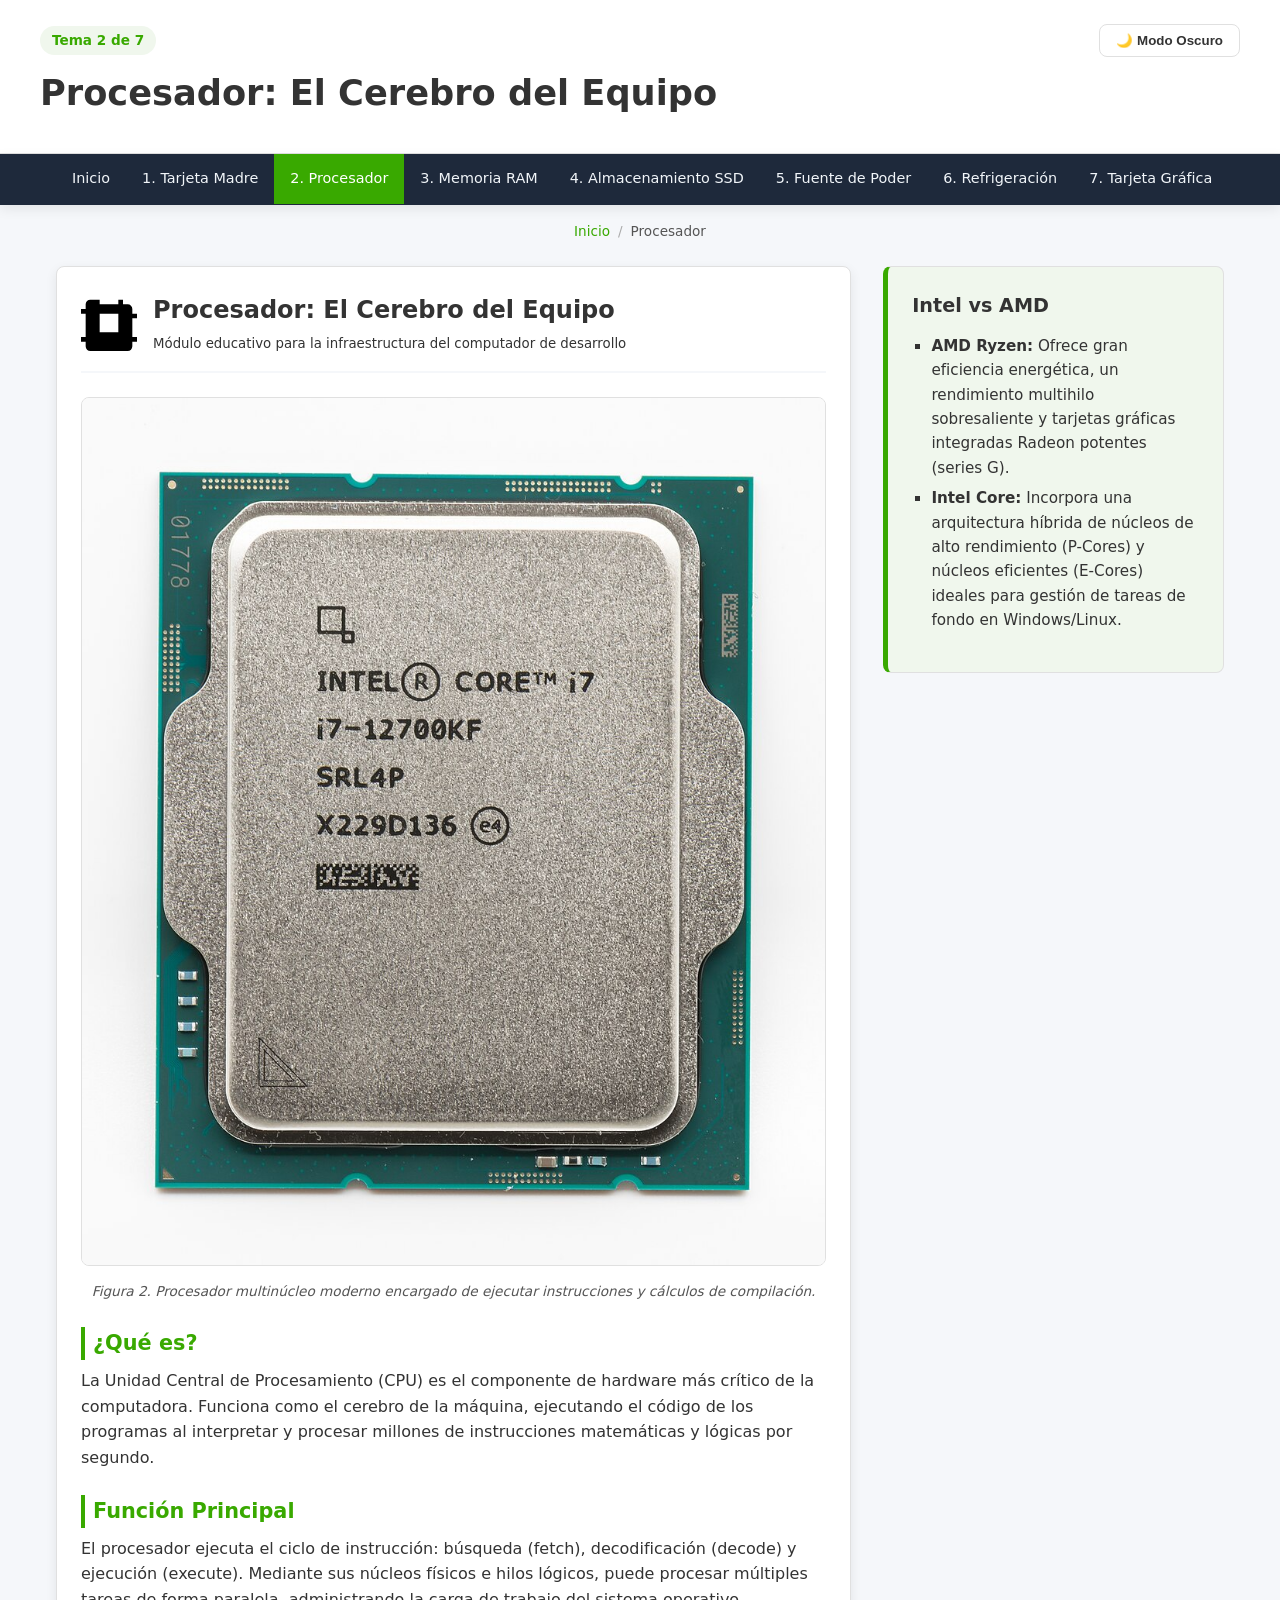
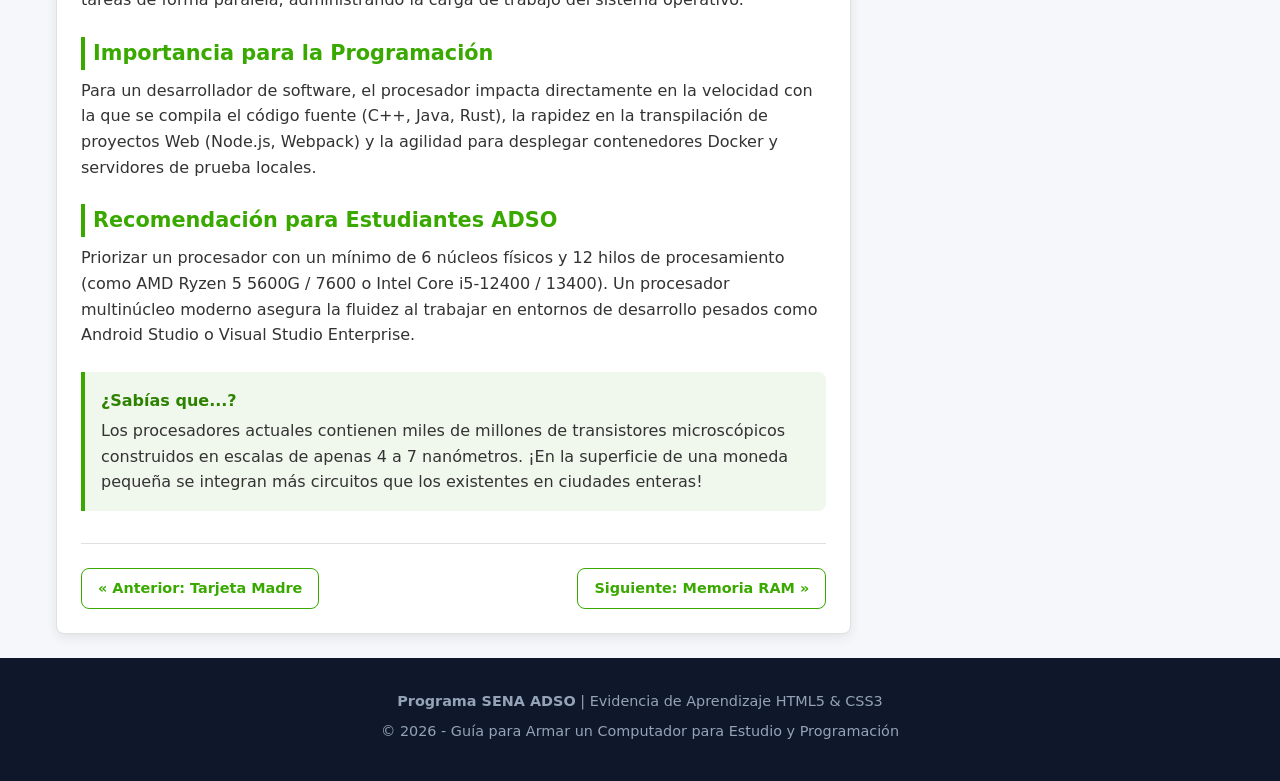
<file: pages/procesador.html>
<!DOCTYPE html>
<html lang="es">
<head>
  <meta charset="UTF-8">
  <meta name="viewport" content="width=device-width, initial-scale=1.0">
  <meta name="description" content="Guía académica sobre Procesador: El Cerebro del Equipo para estudio de hardware en el programa SENA ADSO.">
  <title>Procesador: El Cerebro del Equipo | Guía de Hardware ADSO</title>
  <link rel="stylesheet" href="../css/estilos.css">
  <script src="../js/main.js" defer></script>
</head>
<body>

  <div class="barra-progreso" aria-hidden="true"></div>

  <header class="header-principal">
    <div class="contenedor-header">
      <div class="header-acciones">
        <span class="indicador-tema">Tema 2 de 7</span>
        <button id="btn-tema" class="btn-tema" aria-pressed="false" type="button">🌙 Modo Oscuro</button>
      </div>
      <h1>Procesador: El Cerebro del Equipo</h1>
    </div>
  </header>

  <nav class="nav-principal" aria-label="Navegación de Temas">
    <ol>
      <li><a href="../index.html">Inicio</a></li>
      <li><a href="tarjeta-madre.html" >1. Tarjeta Madre</a></li>
      <li><a href="procesador.html" aria-current='page'>2. Procesador</a></li>
      <li><a href="memoria-ram.html" >3. Memoria RAM</a></li>
      <li><a href="almacenamiento.html" >4. Almacenamiento SSD</a></li>
      <li><a href="fuente-poder.html" >5. Fuente de Poder</a></li>
      <li><a href="refrigeracion.html" >6. Refrigeración</a></li>
      <li><a href="tarjeta-grafica.html" >7. Tarjeta Gráfica</a></li>
    </ol>
  </nav>

  <div class="breadcrumb-container">
    <ul class="breadcrumb">
      <li><a href="../index.html">Inicio</a></li>
      <li aria-current="page">Procesador</li>
    </ul>
  </div>

  <div class="contenedor-layout">
    <div class="layout-articulo">
      <main>
        <article class="articulo-principal">
          <header class="articulo-encabezado">
            <svg class="icono-svg-contenedor" role="img" aria-labelledby="t-svg-2 desc-svg-2" viewBox="0 0 24 24">
              <title id="t-svg-2">Procesador: El Cerebro del Equipo</title>
              <desc id="desc-svg-2">Icono semántico representando Procesador: El Cerebro del Equipo</desc>
              <path d="M6 2h2v2h8V2h2v2h2a2 2 0 0 1 2 2v2h2v2h-2v8h2v2h-2v2a2 2 0 0 1-2 2h-2v2h-2v-2H8v2H6v-2H4a2 2 0 0 1-2-2v-2H0v-2h2V8H0V6h2V4a2 2 0 0 1 2-2h2V2zm2 6v8h8V8H8z"/>
            </svg>
            <div>
              <h2>Procesador: El Cerebro del Equipo</h2>
              <p><small>Módulo educativo para la infraestructura del computador de desarrollo</small></p>
            </div>
          </header>

          <figure>
            <img src="../img/cpu.jpg" alt="Procesador multinúcleo moderno encargado de ejecutar instrucciones y cálculos de compilación.">
            <figcaption>Figura 2. Procesador multinúcleo moderno encargado de ejecutar instrucciones y cálculos de compilación.</figcaption>
          </figure>

          <section class="seccion-contenido">
            <h2>¿Qué es?</h2>
            <p>La Unidad Central de Procesamiento (CPU) es el componente de hardware más crítico de la computadora. Funciona como el cerebro de la máquina, ejecutando el código de los programas al interpretar y procesar millones de instrucciones matemáticas y lógicas por segundo.</p>
          </section>

          <section class="seccion-contenido">
            <h2>Función Principal</h2>
            <p>El procesador ejecuta el ciclo de instrucción: búsqueda (fetch), decodificación (decode) y ejecución (execute). Mediante sus núcleos físicos e hilos lógicos, puede procesar múltiples tareas de forma paralela, administrando la carga de trabajo del sistema operativo.</p>
          </section>

          <section class="seccion-contenido">
            <h2>Importancia para la Programación</h2>
            <p>Para un desarrollador de software, el procesador impacta directamente en la velocidad con la que se compila el código fuente (C++, Java, Rust), la rapidez en la transpilación de proyectos Web (Node.js, Webpack) y la agilidad para desplegar contenedores Docker y servidores de prueba locales.</p>
          </section>

          <section class="seccion-contenido">
            <h2>Recomendación para Estudiantes ADSO</h2>
            <p>Priorizar un procesador con un mínimo de 6 núcleos físicos y 12 hilos de procesamiento (como AMD Ryzen 5 5600G / 7600 o Intel Core i5-12400 / 13400). Un procesador multinúcleo moderno asegura la fluidez al trabajar en entornos de desarrollo pesados como Android Studio o Visual Studio Enterprise.</p>
          </section>

          <div class="caja-curiosidad">
            <h3>¿Sabías que...?</h3>
            <p>Los procesadores actuales contienen miles de millones de transistores microscópicos construidos en escalas de apenas 4 a 7 nanómetros. ¡En la superficie de una moneda pequeña se integran más circuitos que los existentes en ciudades enteras!</p>
          </div>

          <nav class="paginacion-articulo" aria-label="Navegación entre artículos">
            <a href="tarjeta-madre.html" class="btn-nav-pag">&laquo; Anterior: Tarjeta Madre</a>
            <a href="memoria-ram.html" class="btn-nav-pag">Siguiente: Memoria RAM &raquo;</a>
          </nav>
        </article>
      </main>

      <aside class="sidebar-info" aria-labelledby="aside-t2">
        <h3 id="aside-t2">Intel vs AMD</h3>
        <ul>
          <li><strong>AMD Ryzen:</strong> Ofrece gran eficiencia energética, un rendimiento multihilo sobresaliente y tarjetas gráficas integradas Radeon potentes (series G).</li><li><strong>Intel Core:</strong> Incorpora una arquitectura híbrida de núcleos de alto rendimiento (P-Cores) y núcleos eficientes (E-Cores) ideales para gestión de tareas de fondo en Windows/Linux.</li>
        </ul>
      </aside>
    </div>
  </div>

  <footer class="footer-principal">
    <div class="footer-contenido">
      <p><strong>Programa SENA ADSO</strong> | Evidencia de Aprendizaje HTML5 &amp; CSS3</p>
      <p>&copy; 2026 - Guía para Armar un Computador para Estudio y Programación</p>
    </div>
  </footer>

</body>
</html>
</file>
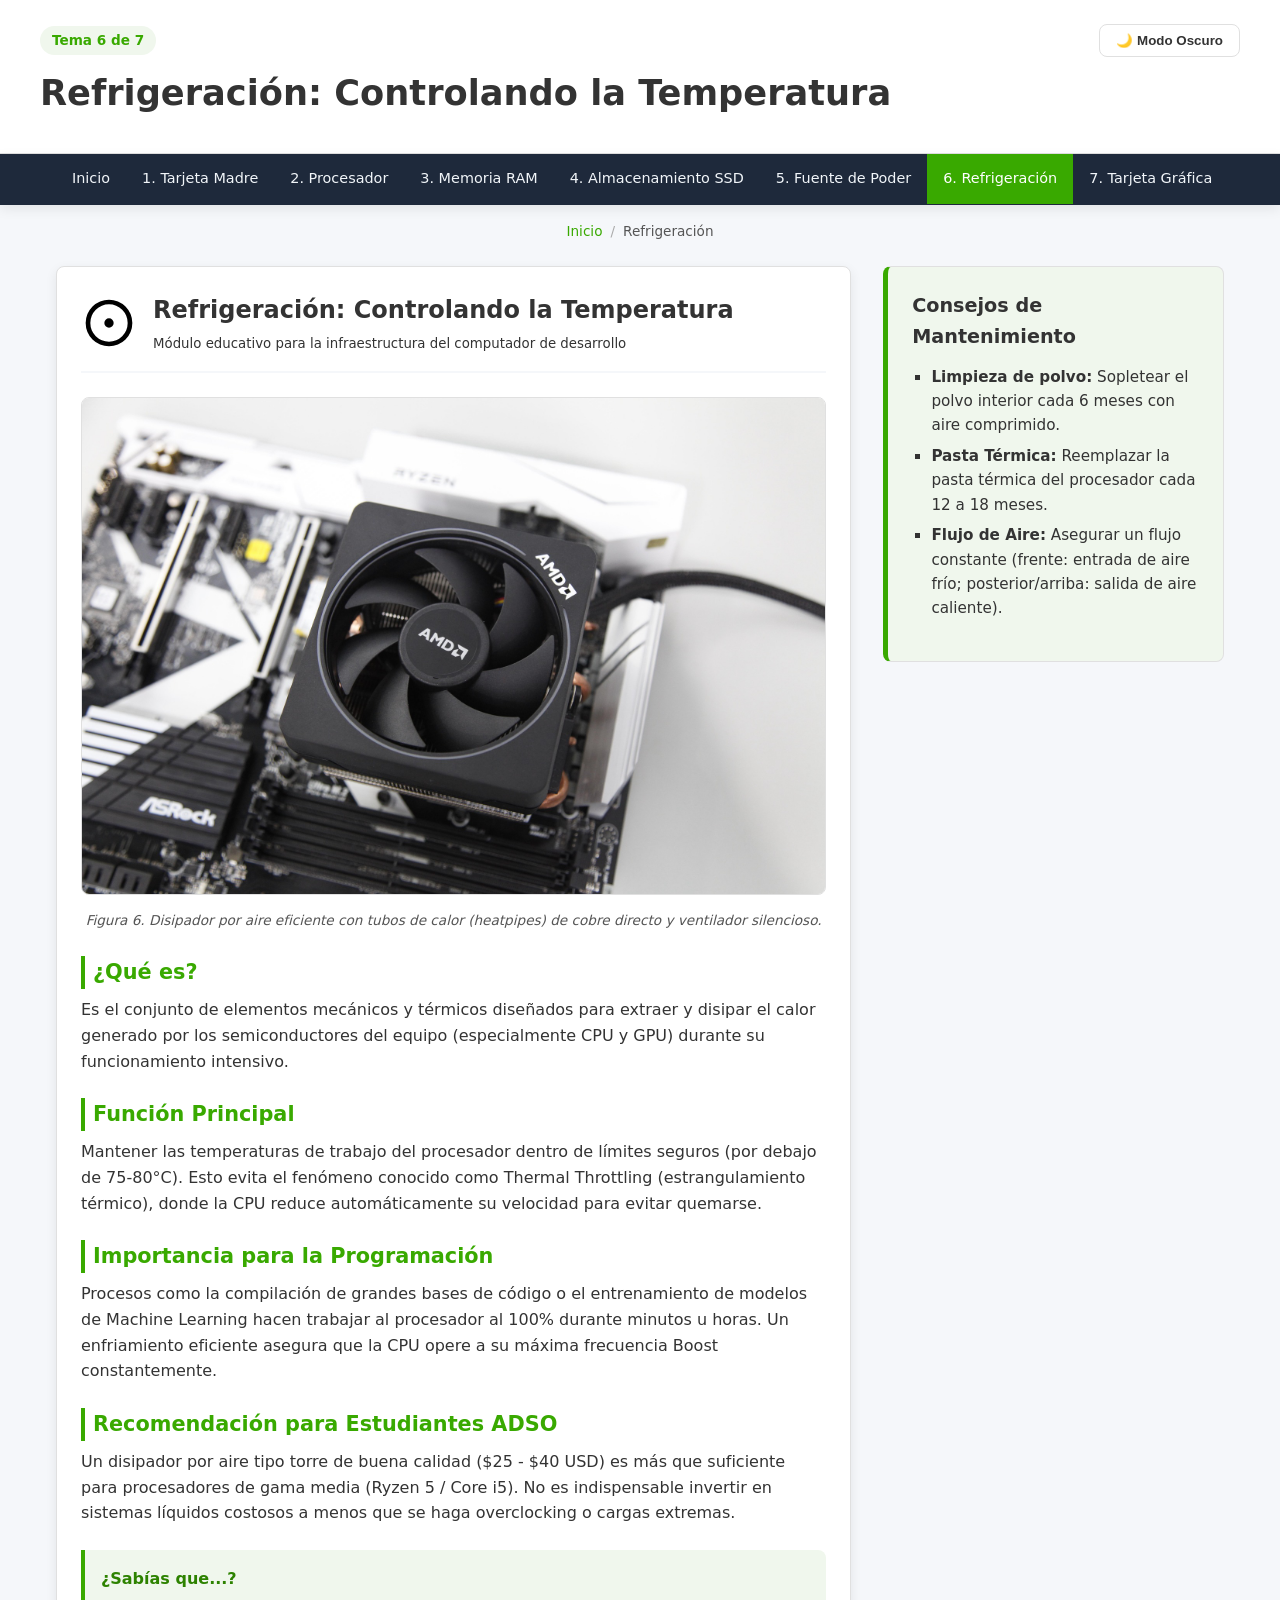
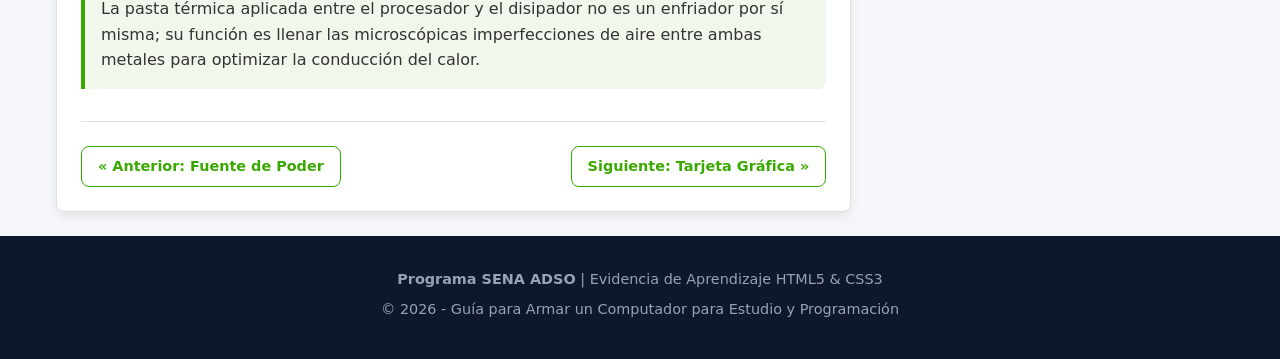
<file: pages/refrigeracion.html>
<!DOCTYPE html>
<html lang="es">
<head>
  <meta charset="UTF-8">
  <meta name="viewport" content="width=device-width, initial-scale=1.0">
  <meta name="description" content="Guía académica sobre Refrigeración: Controlando la Temperatura para estudio de hardware en el programa SENA ADSO.">
  <title>Refrigeración: Controlando la Temperatura | Guía de Hardware ADSO</title>
  <link rel="stylesheet" href="../css/estilos.css">
  <script src="../js/main.js" defer></script>
</head>
<body>

  <div class="barra-progreso" aria-hidden="true"></div>

  <header class="header-principal">
    <div class="contenedor-header">
      <div class="header-acciones">
        <span class="indicador-tema">Tema 6 de 7</span>
        <button id="btn-tema" class="btn-tema" aria-pressed="false" type="button">🌙 Modo Oscuro</button>
      </div>
      <h1>Refrigeración: Controlando la Temperatura</h1>
    </div>
  </header>

  <nav class="nav-principal" aria-label="Navegación de Temas">
    <ol>
      <li><a href="../index.html">Inicio</a></li>
      <li><a href="tarjeta-madre.html" >1. Tarjeta Madre</a></li>
      <li><a href="procesador.html" >2. Procesador</a></li>
      <li><a href="memoria-ram.html" >3. Memoria RAM</a></li>
      <li><a href="almacenamiento.html" >4. Almacenamiento SSD</a></li>
      <li><a href="fuente-poder.html" >5. Fuente de Poder</a></li>
      <li><a href="refrigeracion.html" aria-current='page'>6. Refrigeración</a></li>
      <li><a href="tarjeta-grafica.html" >7. Tarjeta Gráfica</a></li>
    </ol>
  </nav>

  <div class="breadcrumb-container">
    <ul class="breadcrumb">
      <li><a href="../index.html">Inicio</a></li>
      <li aria-current="page">Refrigeración</li>
    </ul>
  </div>

  <div class="contenedor-layout">
    <div class="layout-articulo">
      <main>
        <article class="articulo-principal">
          <header class="articulo-encabezado">
            <svg class="icono-svg-contenedor" role="img" aria-labelledby="t-svg-6 desc-svg-6" viewBox="0 0 24 24">
              <title id="t-svg-6">Refrigeración: Controlando la Temperatura</title>
              <desc id="desc-svg-6">Icono semántico representando Refrigeración: Controlando la Temperatura</desc>
              <path d="M12 2a10 10 0 1 0 10 10A10 10 0 0 0 12 2zm0 18a8 8 0 1 1 8-8 8 8 0 0 1-8 8zm0-10a2 2 0 1 0 2 2 2 2 0 0 0-2-2z"/>
            </svg>
            <div>
              <h2>Refrigeración: Controlando la Temperatura</h2>
              <p><small>Módulo educativo para la infraestructura del computador de desarrollo</small></p>
            </div>
          </header>

          <figure>
            <img src="../img/cooler.jpg" alt="Disipador por aire eficiente con tubos de calor (heatpipes) de cobre directo y ventilador silencioso.">
            <figcaption>Figura 6. Disipador por aire eficiente con tubos de calor (heatpipes) de cobre directo y ventilador silencioso.</figcaption>
          </figure>

          <section class="seccion-contenido">
            <h2>¿Qué es?</h2>
            <p>Es el conjunto de elementos mecánicos y térmicos diseñados para extraer y disipar el calor generado por los semiconductores del equipo (especialmente CPU y GPU) durante su funcionamiento intensivo.</p>
          </section>

          <section class="seccion-contenido">
            <h2>Función Principal</h2>
            <p>Mantener las temperaturas de trabajo del procesador dentro de límites seguros (por debajo de 75-80°C). Esto evita el fenómeno conocido como Thermal Throttling (estrangulamiento térmico), donde la CPU reduce automáticamente su velocidad para evitar quemarse.</p>
          </section>

          <section class="seccion-contenido">
            <h2>Importancia para la Programación</h2>
            <p>Procesos como la compilación de grandes bases de código o el entrenamiento de modelos de Machine Learning hacen trabajar al procesador al 100% durante minutos u horas. Un enfriamiento eficiente asegura que la CPU opere a su máxima frecuencia Boost constantemente.</p>
          </section>

          <section class="seccion-contenido">
            <h2>Recomendación para Estudiantes ADSO</h2>
            <p>Un disipador por aire tipo torre de buena calidad ($25 - $40 USD) es más que suficiente para procesadores de gama media (Ryzen 5 / Core i5). No es indispensable invertir en sistemas líquidos costosos a menos que se haga overclocking o cargas extremas.</p>
          </section>

          <div class="caja-curiosidad">
            <h3>¿Sabías que...?</h3>
            <p>La pasta térmica aplicada entre el procesador y el disipador no es un enfriador por sí misma; su función es llenar las microscópicas imperfecciones de aire entre ambas metales para optimizar la conducción del calor.</p>
          </div>

          <nav class="paginacion-articulo" aria-label="Navegación entre artículos">
            <a href="fuente-poder.html" class="btn-nav-pag">&laquo; Anterior: Fuente de Poder</a>
            <a href="tarjeta-grafica.html" class="btn-nav-pag">Siguiente: Tarjeta Gráfica &raquo;</a>
          </nav>
        </article>
      </main>

      <aside class="sidebar-info" aria-labelledby="aside-t6">
        <h3 id="aside-t6">Consejos de Mantenimiento</h3>
        <ul>
          <li><strong>Limpieza de polvo:</strong> Sopletear el polvo interior cada 6 meses con aire comprimido.</li><li><strong>Pasta Térmica:</strong> Reemplazar la pasta térmica del procesador cada 12 a 18 meses.</li><li><strong>Flujo de Aire:</strong> Asegurar un flujo constante (frente: entrada de aire frío; posterior/arriba: salida de aire caliente).</li>
        </ul>
      </aside>
    </div>
  </div>

  <footer class="footer-principal">
    <div class="footer-contenido">
      <p><strong>Programa SENA ADSO</strong> | Evidencia de Aprendizaje HTML5 &amp; CSS3</p>
      <p>&copy; 2026 - Guía para Armar un Computador para Estudio y Programación</p>
    </div>
  </footer>

</body>
</html>
</file>
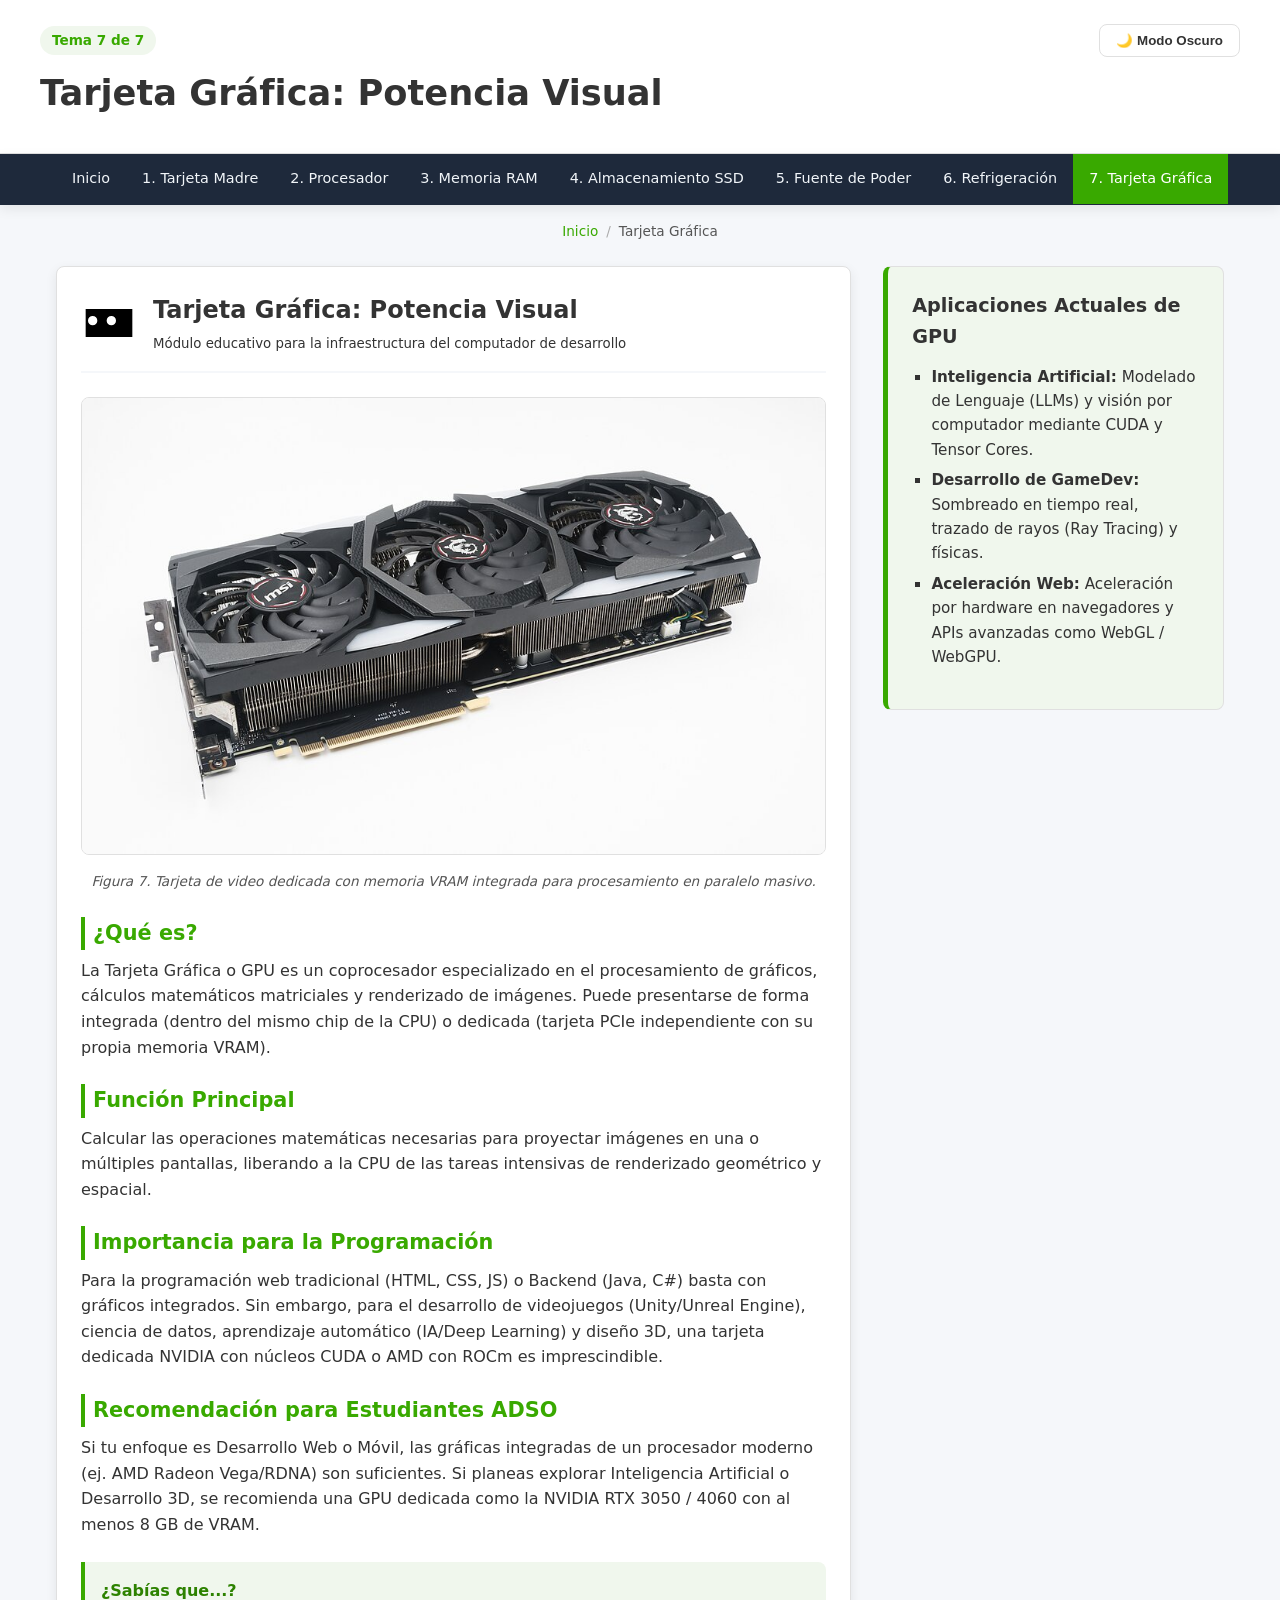
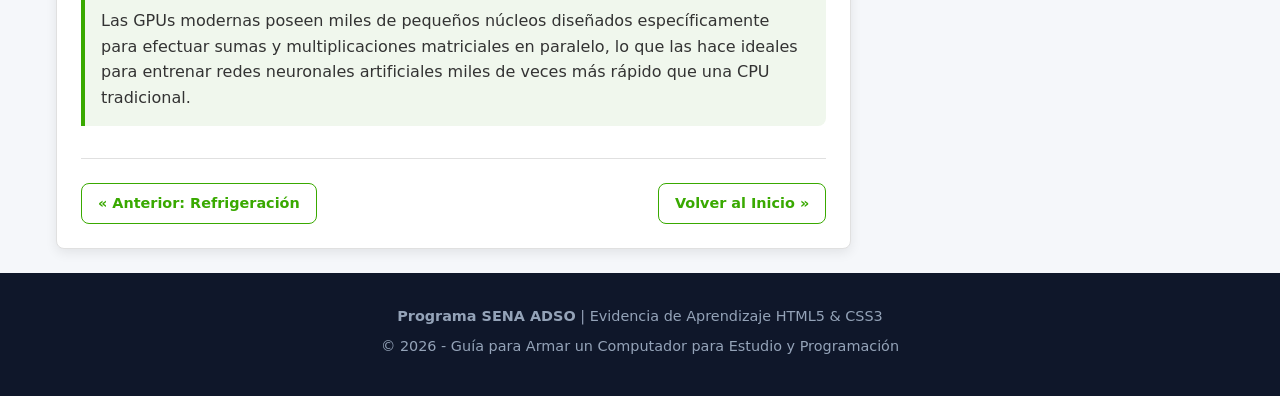
<file: pages/tarjeta-grafica.html>
<!DOCTYPE html>
<html lang="es">
<head>
  <meta charset="UTF-8">
  <meta name="viewport" content="width=device-width, initial-scale=1.0">
  <meta name="description" content="Guía académica sobre Tarjeta Gráfica: Potencia Visual para estudio de hardware en el programa SENA ADSO.">
  <title>Tarjeta Gráfica: Potencia Visual | Guía de Hardware ADSO</title>
  <link rel="stylesheet" href="../css/estilos.css">
  <script src="../js/main.js" defer></script>
</head>
<body>

  <div class="barra-progreso" aria-hidden="true"></div>

  <header class="header-principal">
    <div class="contenedor-header">
      <div class="header-acciones">
        <span class="indicador-tema">Tema 7 de 7</span>
        <button id="btn-tema" class="btn-tema" aria-pressed="false" type="button">🌙 Modo Oscuro</button>
      </div>
      <h1>Tarjeta Gráfica: Potencia Visual</h1>
    </div>
  </header>

  <nav class="nav-principal" aria-label="Navegación de Temas">
    <ol>
      <li><a href="../index.html">Inicio</a></li>
      <li><a href="tarjeta-madre.html" >1. Tarjeta Madre</a></li>
      <li><a href="procesador.html" >2. Procesador</a></li>
      <li><a href="memoria-ram.html" >3. Memoria RAM</a></li>
      <li><a href="almacenamiento.html" >4. Almacenamiento SSD</a></li>
      <li><a href="fuente-poder.html" >5. Fuente de Poder</a></li>
      <li><a href="refrigeracion.html" >6. Refrigeración</a></li>
      <li><a href="tarjeta-grafica.html" aria-current='page'>7. Tarjeta Gráfica</a></li>
    </ol>
  </nav>

  <div class="breadcrumb-container">
    <ul class="breadcrumb">
      <li><a href="../index.html">Inicio</a></li>
      <li aria-current="page">Tarjeta Gráfica</li>
    </ul>
  </div>

  <div class="contenedor-layout">
    <div class="layout-articulo">
      <main>
        <article class="articulo-principal">
          <header class="articulo-encabezado">
            <svg class="icono-svg-contenedor" role="img" aria-labelledby="t-svg-7 desc-svg-7" viewBox="0 0 24 24">
              <title id="t-svg-7">Tarjeta Gráfica: Potencia Visual</title>
              <desc id="desc-svg-7">Icono semántico representando Tarjeta Gráfica: Potencia Visual</desc>
              <path d="M2 6h20v12H2V6zm3 3a2 2 0 1 0 2 2 2 2 0 0 0-2-2zm8 0a2 2 0 1 0 2 2 2 2 0 0 0-2-2zm5 0h2v6h-2V9z"/>
            </svg>
            <div>
              <h2>Tarjeta Gráfica: Potencia Visual</h2>
              <p><small>Módulo educativo para la infraestructura del computador de desarrollo</small></p>
            </div>
          </header>

          <figure>
            <img src="../img/gpu.jpg" alt="Tarjeta de video dedicada con memoria VRAM integrada para procesamiento en paralelo masivo.">
            <figcaption>Figura 7. Tarjeta de video dedicada con memoria VRAM integrada para procesamiento en paralelo masivo.</figcaption>
          </figure>

          <section class="seccion-contenido">
            <h2>¿Qué es?</h2>
            <p>La Tarjeta Gráfica o GPU es un coprocesador especializado en el procesamiento de gráficos, cálculos matemáticos matriciales y renderizado de imágenes. Puede presentarse de forma integrada (dentro del mismo chip de la CPU) o dedicada (tarjeta PCIe independiente con su propia memoria VRAM).</p>
          </section>

          <section class="seccion-contenido">
            <h2>Función Principal</h2>
            <p>Calcular las operaciones matemáticas necesarias para proyectar imágenes en una o múltiples pantallas, liberando a la CPU de las tareas intensivas de renderizado geométrico y espacial.</p>
          </section>

          <section class="seccion-contenido">
            <h2>Importancia para la Programación</h2>
            <p>Para la programación web tradicional (HTML, CSS, JS) o Backend (Java, C#) basta con gráficos integrados. Sin embargo, para el desarrollo de videojuegos (Unity/Unreal Engine), ciencia de datos, aprendizaje automático (IA/Deep Learning) y diseño 3D, una tarjeta dedicada NVIDIA con núcleos CUDA o AMD con ROCm es imprescindible.</p>
          </section>

          <section class="seccion-contenido">
            <h2>Recomendación para Estudiantes ADSO</h2>
            <p>Si tu enfoque es Desarrollo Web o Móvil, las gráficas integradas de un procesador moderno (ej. AMD Radeon Vega/RDNA) son suficientes. Si planeas explorar Inteligencia Artificial o Desarrollo 3D, se recomienda una GPU dedicada como la NVIDIA RTX 3050 / 4060 con al menos 8 GB de VRAM.</p>
          </section>

          <div class="caja-curiosidad">
            <h3>¿Sabías que...?</h3>
            <p>Las GPUs modernas poseen miles de pequeños núcleos diseñados específicamente para efectuar sumas y multiplicaciones matriciales en paralelo, lo que las hace ideales para entrenar redes neuronales artificiales miles de veces más rápido que una CPU tradicional.</p>
          </div>

          <nav class="paginacion-articulo" aria-label="Navegación entre artículos">
            <a href="refrigeracion.html" class="btn-nav-pag">&laquo; Anterior: Refrigeración</a>
            <a href="../index.html" class="btn-nav-pag">Volver al Inicio &raquo;</a>
          </nav>
        </article>
      </main>

      <aside class="sidebar-info" aria-labelledby="aside-t7">
        <h3 id="aside-t7">Aplicaciones Actuales de GPU</h3>
        <ul>
          <li><strong>Inteligencia Artificial:</strong> Modelado de Lenguaje (LLMs) y visión por computador mediante CUDA y Tensor Cores.</li><li><strong>Desarrollo de GameDev:</strong> Sombreado en tiempo real, trazado de rayos (Ray Tracing) y físicas.</li><li><strong>Aceleración Web:</strong> Aceleración por hardware en navegadores y APIs avanzadas como WebGL / WebGPU.</li>
        </ul>
      </aside>
    </div>
  </div>

  <footer class="footer-principal">
    <div class="footer-contenido">
      <p><strong>Programa SENA ADSO</strong> | Evidencia de Aprendizaje HTML5 &amp; CSS3</p>
      <p>&copy; 2026 - Guía para Armar un Computador para Estudio y Programación</p>
    </div>
  </footer>

</body>
</html>
</file>
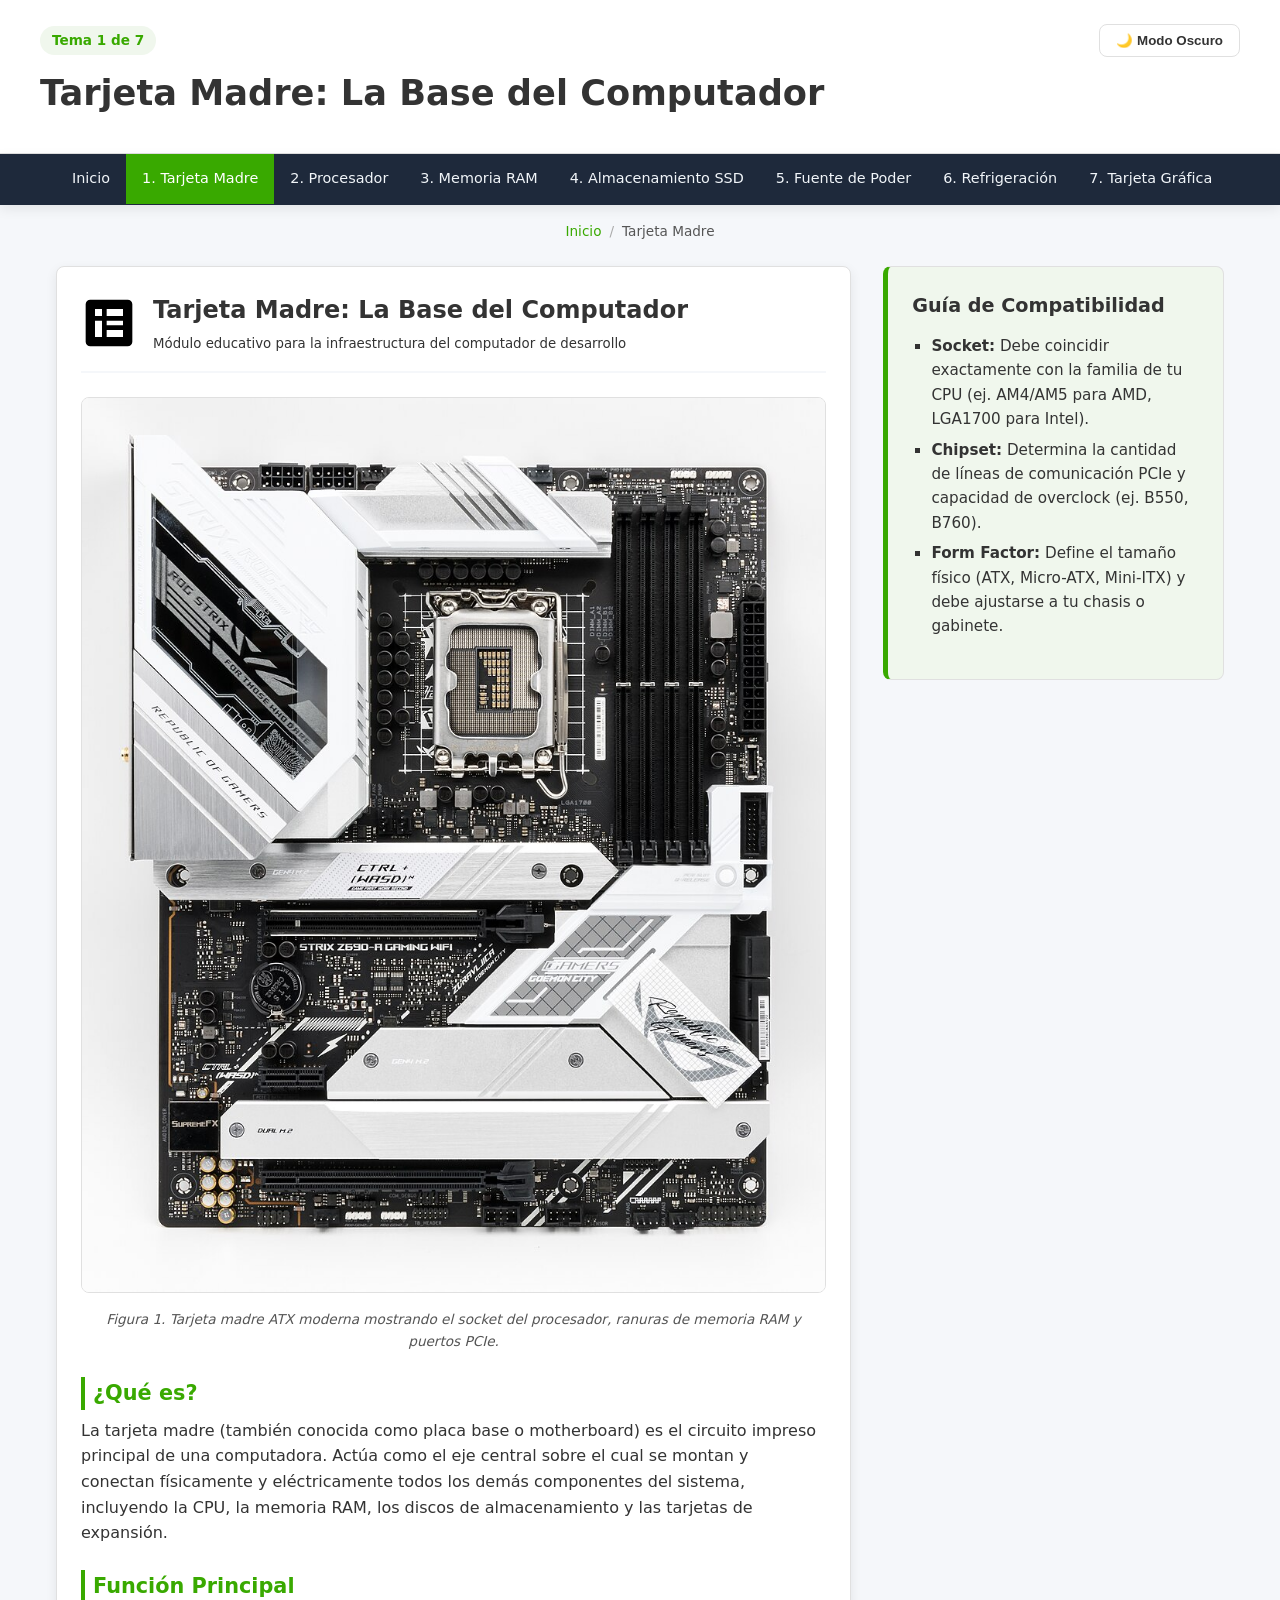
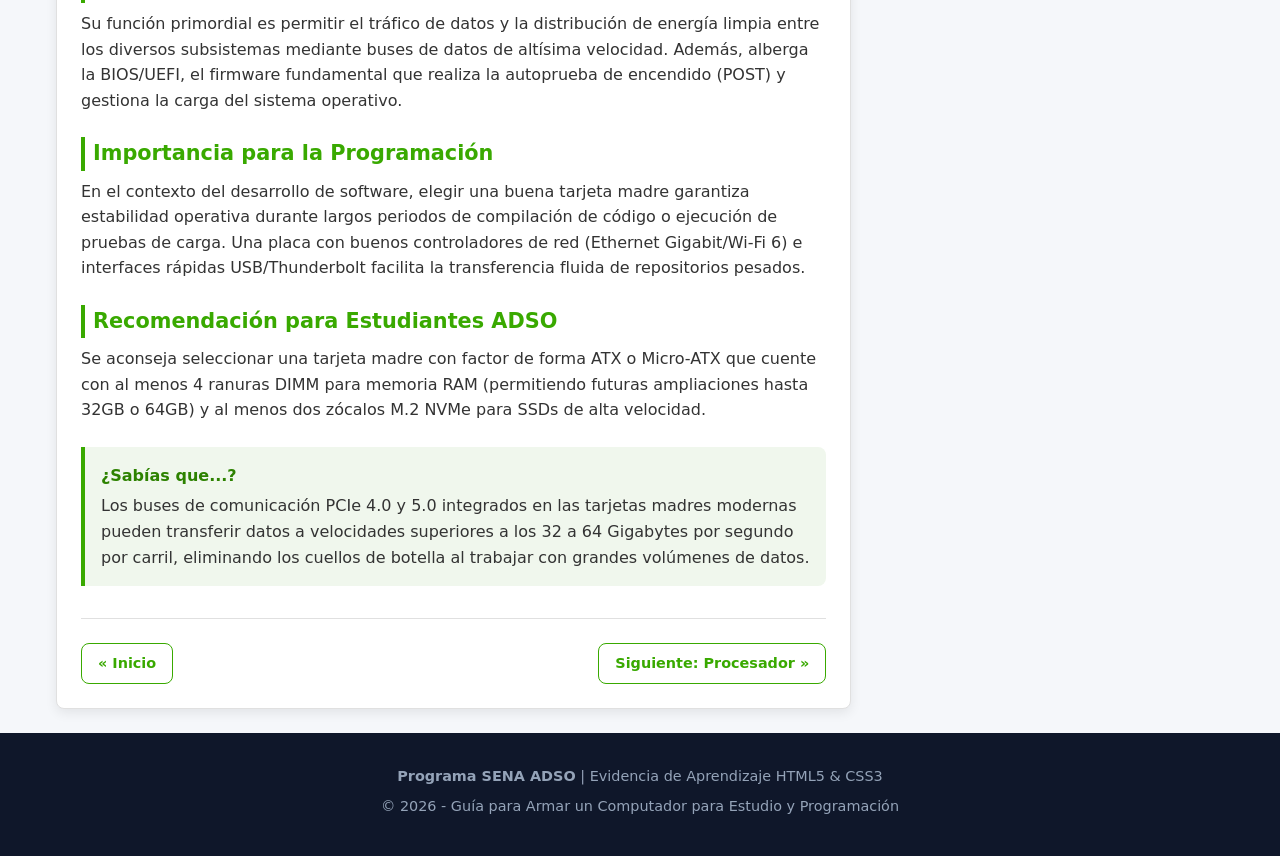
<file: pages/tarjeta-madre.html>
<!DOCTYPE html>
<html lang="es">
<head>
  <meta charset="UTF-8">
  <meta name="viewport" content="width=device-width, initial-scale=1.0">
  <meta name="description" content="Guía académica sobre Tarjeta Madre: La Base del Computador para estudio de hardware en el programa SENA ADSO.">
  <title>Tarjeta Madre: La Base del Computador | Guía de Hardware ADSO</title>
  <link rel="stylesheet" href="../css/estilos.css">
  <script src="../js/main.js" defer></script>
</head>
<body>

  <div class="barra-progreso" aria-hidden="true"></div>

  <header class="header-principal">
    <div class="contenedor-header">
      <div class="header-acciones">
        <span class="indicador-tema">Tema 1 de 7</span>
        <button id="btn-tema" class="btn-tema" aria-pressed="false" type="button">🌙 Modo Oscuro</button>
      </div>
      <h1>Tarjeta Madre: La Base del Computador</h1>
    </div>
  </header>

  <nav class="nav-principal" aria-label="Navegación de Temas">
    <ol>
      <li><a href="../index.html">Inicio</a></li>
      <li><a href="tarjeta-madre.html" aria-current='page'>1. Tarjeta Madre</a></li>
      <li><a href="procesador.html" >2. Procesador</a></li>
      <li><a href="memoria-ram.html" >3. Memoria RAM</a></li>
      <li><a href="almacenamiento.html" >4. Almacenamiento SSD</a></li>
      <li><a href="fuente-poder.html" >5. Fuente de Poder</a></li>
      <li><a href="refrigeracion.html" >6. Refrigeración</a></li>
      <li><a href="tarjeta-grafica.html" >7. Tarjeta Gráfica</a></li>
    </ol>
  </nav>

  <div class="breadcrumb-container">
    <ul class="breadcrumb">
      <li><a href="../index.html">Inicio</a></li>
      <li aria-current="page">Tarjeta Madre</li>
    </ul>
  </div>

  <div class="contenedor-layout">
    <div class="layout-articulo">
      <main>
        <article class="articulo-principal">
          <header class="articulo-encabezado">
            <svg class="icono-svg-contenedor" role="img" aria-labelledby="t-svg-1 desc-svg-1" viewBox="0 0 24 24">
              <title id="t-svg-1">Tarjeta Madre: La Base del Computador</title>
              <desc id="desc-svg-1">Icono semántico representando Tarjeta Madre: La Base del Computador</desc>
              <path d="M4 2h16a2 2 0 0 1 2 2v16a2 2 0 0 1-2 2H4a2 2 0 0 1-2-2V4a2 2 0 0 1 2-2zm2 4v3h3V6H6zm5 0v3h7V6h-7zm-5 5v7h3v-7H6zm5 4v3h7v-3h-7zm0-4v2h7v-2h-7z"/>
            </svg>
            <div>
              <h2>Tarjeta Madre: La Base del Computador</h2>
              <p><small>Módulo educativo para la infraestructura del computador de desarrollo</small></p>
            </div>
          </header>

          <figure>
            <img src="../img/motherboard.jpg" alt="Tarjeta madre ATX moderna mostrando el socket del procesador, ranuras de memoria RAM y puertos PCIe.">
            <figcaption>Figura 1. Tarjeta madre ATX moderna mostrando el socket del procesador, ranuras de memoria RAM y puertos PCIe.</figcaption>
          </figure>

          <section class="seccion-contenido">
            <h2>¿Qué es?</h2>
            <p>La tarjeta madre (también conocida como placa base o motherboard) es el circuito impreso principal de una computadora. Actúa como el eje central sobre el cual se montan y conectan físicamente y eléctricamente todos los demás componentes del sistema, incluyendo la CPU, la memoria RAM, los discos de almacenamiento y las tarjetas de expansión.</p>
          </section>

          <section class="seccion-contenido">
            <h2>Función Principal</h2>
            <p>Su función primordial es permitir el tráfico de datos y la distribución de energía limpia entre los diversos subsistemas mediante buses de datos de altísima velocidad. Además, alberga la BIOS/UEFI, el firmware fundamental que realiza la autoprueba de encendido (POST) y gestiona la carga del sistema operativo.</p>
          </section>

          <section class="seccion-contenido">
            <h2>Importancia para la Programación</h2>
            <p>En el contexto del desarrollo de software, elegir una buena tarjeta madre garantiza estabilidad operativa durante largos periodos de compilación de código o ejecución de pruebas de carga. Una placa con buenos controladores de red (Ethernet Gigabit/Wi-Fi 6) e interfaces rápidas USB/Thunderbolt facilita la transferencia fluida de repositorios pesados.</p>
          </section>

          <section class="seccion-contenido">
            <h2>Recomendación para Estudiantes ADSO</h2>
            <p>Se aconseja seleccionar una tarjeta madre con factor de forma ATX o Micro-ATX que cuente con al menos 4 ranuras DIMM para memoria RAM (permitiendo futuras ampliaciones hasta 32GB o 64GB) y al menos dos zócalos M.2 NVMe para SSDs de alta velocidad.</p>
          </section>

          <div class="caja-curiosidad">
            <h3>¿Sabías que...?</h3>
            <p>Los buses de comunicación PCIe 4.0 y 5.0 integrados en las tarjetas madres modernas pueden transferir datos a velocidades superiores a los 32 a 64 Gigabytes por segundo por carril, eliminando los cuellos de botella al trabajar con grandes volúmenes de datos.</p>
          </div>

          <nav class="paginacion-articulo" aria-label="Navegación entre artículos">
            <a href="../index.html" class="btn-nav-pag">&laquo; Inicio</a>
            <a href="procesador.html" class="btn-nav-pag">Siguiente: Procesador &raquo;</a>
          </nav>
        </article>
      </main>

      <aside class="sidebar-info" aria-labelledby="aside-t1">
        <h3 id="aside-t1">Guía de Compatibilidad</h3>
        <ul>
          <li><strong>Socket:</strong> Debe coincidir exactamente con la familia de tu CPU (ej. AM4/AM5 para AMD, LGA1700 para Intel).</li><li><strong>Chipset:</strong> Determina la cantidad de líneas de comunicación PCIe y capacidad de overclock (ej. B550, B760).</li><li><strong>Form Factor:</strong> Define el tamaño físico (ATX, Micro-ATX, Mini-ITX) y debe ajustarse a tu chasis o gabinete.</li>
        </ul>
      </aside>
    </div>
  </div>

  <footer class="footer-principal">
    <div class="footer-contenido">
      <p><strong>Programa SENA ADSO</strong> | Evidencia de Aprendizaje HTML5 &amp; CSS3</p>
      <p>&copy; 2026 - Guía para Armar un Computador para Estudio y Programación</p>
    </div>
  </footer>

</body>
</html>
</file>
<file: css/estilos.css>
/* ==========================================================================
   ESTILOS GENERALES Y VARIABLES CSS (SENA DESIGN SYSTEM)
   ========================================================================== */
:root {
  --color-primario: #39a900;
  --color-primario-hover: #2d8200;
  --color-secundario: #ffffff;
  --color-fondo: #f5f7fa;
  --color-superficie: #ffffff;
  --color-texto: #333333;
  --color-texto-suave: #555555;
  --color-borde: #e0e0e0;
  --color-aside-bg: #f0f7ed;
  --color-aside-borde: #39a900;
  --sombre-suave: 0 4px 12px rgba(0, 0, 0, 0.08);
  --sombra-hover: 0 8px 20px rgba(0, 0, 0, 0.12);
  --radio-borde: 8px;
  --fuente-principal: system-ui, -apple-system, BlinkMacSystemFont, 'Segoe UI', Roboto, Oxygen, Ubuntu, Cantarell, sans-serif;
  --max-ancho: 1200px;
}

[data-theme="dark"] {
  --color-fondo: #0f172a;
  --color-superficie: #1e293b;
  --color-texto: #f8fafc;
  --color-texto-suave: #cbd5e1;
  --color-borde: #334155;
  --color-aside-bg: #112a12;
  --color-aside-borde: #39a900;
  --sombre-suave: 0 4px 12px rgba(0, 0, 0, 0.4);
}

*, *::before, *::after {
  box-sizing: border-box;
  margin: 0;
  padding: 0;
}

body {
  font-family: var(--fuente-principal);
  background-color: var(--color-fondo);
  color: var(--color-texto);
  line-height: 1.6;
  display: flex;
  flex-direction: column;
  min-height: 100vh;
}

.barra-progreso {
  height: 4px;
  background-color: var(--color-primario);
  width: 0%;
  position: fixed;
  top: 0;
  left: 0;
  z-index: 1000;
  transition: width 0.1s ease-out;
}

.header-principal {
  background-color: var(--color-superficie);
  border-bottom: 1px solid var(--color-borde);
  padding: 1.5rem 1rem;
  box-shadow: 0 2px 4px rgba(0,0,0,0.02);
}

.contenedor-header {
  max-width: var(--max-ancho);
  margin: 0 auto;
}

.header-acciones {
  display: flex;
  justify-content: space-between;
  align-items: center;
  flex-wrap: wrap;
  gap: 1rem;
  margin-bottom: 0.5rem;
}

.indicador-tema {
  display: inline-block;
  background-color: var(--color-aside-bg);
  color: var(--color-primario);
  font-weight: bold;
  font-size: 0.85rem;
  padding: 0.25rem 0.75rem;
  border-radius: 20px;
}

.btn-tema {
  background: var(--color-superficie);
  color: var(--color-texto);
  border: 1px solid var(--color-borde);
  padding: 0.5rem 1rem;
  border-radius: var(--radio-borde);
  cursor: pointer;
  font-weight: 600;
  transition: all 0.2s ease;
}

.btn-tema:hover {
  border-color: var(--color-primario);
}

.header-principal h1 {
  font-size: 1.8rem;
  color: var(--color-texto);
  margin-bottom: 0.5rem;
}

.intro-texto {
  color: var(--color-texto-suave);
  max-width: 800px;
  font-size: 1rem;
}

.banner-container {
  margin-top: 1.5rem;
  border-radius: var(--radio-borde);
  overflow: hidden;
  height: clamp(220px, 32vw, 380px);
}

.banner-container img {
  width: 100%;
  height: 100%;
  object-fit: cover;
  display: block;
}

.nav-principal {
  background-color: #1e293b;
  position: sticky;
  top: 0;
  z-index: 999;
  box-shadow: var(--sombre-suave);
}

.nav-principal ol {
  display: flex;
  list-style: none;
  overflow-x: auto;
  max-width: var(--max-ancho);
  margin: 0 auto;
  padding: 0 1rem;
  white-space: nowrap;
}

.nav-principal li a {
  display: block;
  padding: 0.85rem 1rem;
  color: #f1f5f9;
  text-decoration: none;
  font-size: 0.9rem;
  font-weight: 500;
  transition: background-color 0.2s ease, color 0.2s ease;
}

.nav-principal li a:hover,
.nav-principal li a:focus,
.nav-principal li a[aria-current="page"] {
  background-color: var(--color-primario);
  color: var(--color-secundario);
  outline: none;
}

.breadcrumb-container {
  max-width: var(--max-ancho);
  margin: 1rem auto 0;
  padding: 0 1rem;
}

.breadcrumb {
  list-style: none;
  display: flex;
  gap: 0.5rem;
  font-size: 0.85rem;
  color: var(--color-texto-suave);
}

.breadcrumb li+li::before {
  content: "/";
  margin-right: 0.5rem;
  color: #aaa;
}

.breadcrumb a {
  color: var(--color-primario);
  text-decoration: none;
}

.breadcrumb a:hover {
  text-decoration: underline;
}

.contenedor-layout {
  max-width: var(--max-ancho);
  margin: 1.5rem auto;
  padding: 0 1rem;
  width: 100%;
  flex: 1;
}

.layout-articulo {
  display: flex;
  flex-direction: column;
  gap: 2rem;
}

.contenedor-busqueda {
  margin: 1.5rem 0;
}

.input-busqueda {
  width: 100%;
  padding: 0.8rem 1.2rem;
  font-size: 1rem;
  border: 2px solid var(--color-borde);
  border-radius: var(--radio-borde);
  background-color: var(--color-superficie);
  color: var(--color-texto);
  transition: border-color 0.2s ease;
}

.input-busqueda:focus {
  outline: none;
  border-color: var(--color-primario);
}

.sin-resultados {
  display: none;
  text-align: center;
  padding: 2rem;
  background-color: var(--color-superficie);
  border-radius: var(--radio-borde);
  color: var(--color-texto-suave);
}

.grid-tarjetas {
  display: grid;
  grid-template-columns: 1fr;
  gap: 1.5rem;
  margin-bottom: 2.5rem;
}

.tarjeta-educativa {
  background-color: var(--color-superficie);
  border: 1px solid var(--color-borde);
  border-radius: var(--radio-borde);
  padding: 1.5rem;
  display: flex;
  flex-direction: column;
  transition: transform 0.2s ease, box-shadow 0.2s ease;
  box-shadow: var(--sombre-suave);
}

.tarjeta-educativa:hover {
  transform: translateY(-4px);
  box-shadow: var(--sombra-hover);
}

.imagen-tarjeta {
  width: calc(100% + 3rem);
  aspect-ratio: 16 / 9;
  object-fit: cover;
  margin: -1.5rem -1.5rem 1.25rem;
  border-radius: var(--radio-borde) var(--radio-borde) 0 0;
  background-color: var(--color-fondo);
}

.tarjeta-educativa h2 {
  font-size: 1.25rem;
  margin-bottom: 0.5rem;
}

.tarjeta-educativa p {
  font-size: 0.95rem;
  color: var(--color-texto-suave);
  margin-bottom: 1.25rem;
  flex-grow: 1;
}

.btn-explorar {
  display: inline-block;
  text-align: center;
  background-color: var(--color-primario);
  color: var(--color-secundario);
  text-decoration: none;
  padding: 0.6rem 1.2rem;
  border-radius: var(--radio-borde);
  font-weight: 600;
  font-size: 0.9rem;
  transition: background-color 0.2s ease;
}

.btn-explorar:hover,
.btn-explorar:focus {
  background-color: var(--color-primario-hover);
  outline: 2px solid var(--color-primario);
}

.articulo-principal {
  background-color: var(--color-superficie);
  border: 1px solid var(--color-borde);
  border-radius: var(--radio-borde);
  padding: 1.5rem;
  box-shadow: var(--sombre-suave);
}

.articulo-encabezado {
  display: flex;
  align-items: center;
  gap: 1rem;
  margin-bottom: 1.5rem;
  border-bottom: 2px solid var(--color-fondo);
  padding-bottom: 1rem;
}

.articulo-encabezado .icono-svg-contenedor {
  width: 56px;
  height: 56px;
  margin-bottom: 0;
}

figure {
  margin: 1.5rem 0;
  text-align: center;
}

figure img {
  max-width: 100%;
  height: auto;
  border-radius: var(--radio-borde);
  border: 1px solid var(--color-borde);
}

figcaption {
  font-size: 0.85rem;
  color: var(--color-texto-suave);
  margin-top: 0.5rem;
  font-style: italic;
}

.seccion-contenido {
  margin-bottom: 1.5rem;
}

.seccion-contenido h2 {
  font-size: 1.3rem;
  color: var(--color-primario);
  margin-bottom: 0.5rem;
  border-left: 4px solid var(--color-primario);
  padding-left: 0.5rem;
}

.seccion-contenido p, .seccion-contenido ul {
  font-size: 1rem;
  margin-bottom: 0.8rem;
  color: var(--color-texto);
}

.seccion-contenido ul {
  padding-left: 1.5rem;
}

.caja-curiosidad {
  background-color: var(--color-aside-bg);
  border-left: 4px solid var(--color-primario);
  padding: 1rem;
  border-radius: 0 var(--radio-borde) var(--radio-borde) 0;
  margin: 1.5rem 0;
}

.caja-curiosidad h3 {
  font-size: 1rem;
  color: var(--color-primario-hover);
  margin-bottom: 0.3rem;
}

aside.sidebar-info {
  background-color: var(--color-aside-bg);
  border: 1px solid var(--color-borde);
  border-left: 5px solid var(--color-aside-borde);
  border-radius: var(--radio-borde);
  padding: 1.5rem;
  height: fit-content;
}

aside h2, aside h3 {
  font-size: 1.2rem;
  color: var(--color-texto);
  margin-bottom: 0.75rem;
}

aside ul {
  list-style-type: square;
  padding-left: 1.2rem;
  margin-bottom: 1rem;
}

aside li {
  margin-bottom: 0.4rem;
  font-size: 0.95rem;
}

.paginacion-articulo {
  display: flex;
  justify-content: space-between;
  gap: 1rem;
  margin-top: 2rem;
  padding-top: 1.5rem;
  border-top: 1px solid var(--color-borde);
}

.btn-nav-pag {
  text-decoration: none;
  color: var(--color-primario);
  font-weight: 600;
  border: 1px solid var(--color-primario);
  padding: 0.5rem 1rem;
  border-radius: var(--radio-borde);
  transition: all 0.2s ease;
  font-size: 0.9rem;
}

.btn-nav-pag:hover {
  background-color: var(--color-primario);
  color: var(--color-secundario);
}

.seccion-simulador {
  background-color: var(--color-superficie);
  border: 1px solid var(--color-borde);
  border-radius: var(--radio-borde);
  padding: 1.5rem;
  margin-top: 2.5rem;
  box-shadow: var(--sombre-suave);
}

.grid-simulador {
  display: grid;
  grid-template-columns: 1fr;
  gap: 1rem;
  margin-top: 1rem;
}

.grupo-campo {
  display: flex;
  flex-direction: column;
  gap: 0.4rem;
}

.grupo-campo label {
  font-weight: 600;
  font-size: 0.9rem;
}

.grupo-campo select {
  padding: 0.6rem;
  border-radius: var(--radio-borde);
  border: 1px solid var(--color-borde);
  background-color: var(--color-fondo);
  color: var(--color-texto);
}

.panel-resultados {
  margin-top: 1.5rem;
  padding: 1rem;
  border-radius: var(--radio-borde);
  background-color: var(--color-fondo);
  border-left: 4px solid var(--color-primario);
}

.estado-adso {
  padding: 0.75rem;
  border-radius: var(--radio-borde);
  margin-top: 0.75rem;
  font-size: 0.95rem;
}

.estado-optimo {
  background-color: #d1e7dd;
  color: #0f5132;
}

.estado-advertencia {
  background-color: #fff3cd;
  color: #664d03;
}

.estado-insuficiente {
  background-color: #f8d7da;
  color: #842029;
}

footer.footer-principal {
  background-color: #0f172a;
  color: #94a3b8;
  padding: 2rem 1rem;
  margin-top: auto;
  font-size: 0.9rem;
  text-align: center;
}

.footer-contenido {
  max-width: var(--max-ancho);
  margin: 0 auto;
}

.footer-contenido p {
  margin-bottom: 0.4rem;
}

@media (min-width: 768px) {
  .grid-tarjetas {
    grid-template-columns: repeat(2, 1fr);
  }

  .grid-simulador {
    grid-template-columns: repeat(2, 1fr);
  }

  .header-principal h1 {
    font-size: 2.2rem;
  }
}

@media (min-width: 992px) {
  .grid-tarjetas {
    grid-template-columns: repeat(3, 1fr);
  }

  .layout-articulo {
    display: grid;
    grid-template-columns: 2.8fr 1.2fr;
    align-items: start;
  }

  aside.sidebar-info {
    position: sticky;
    top: 60px;
  }
}
</file>
